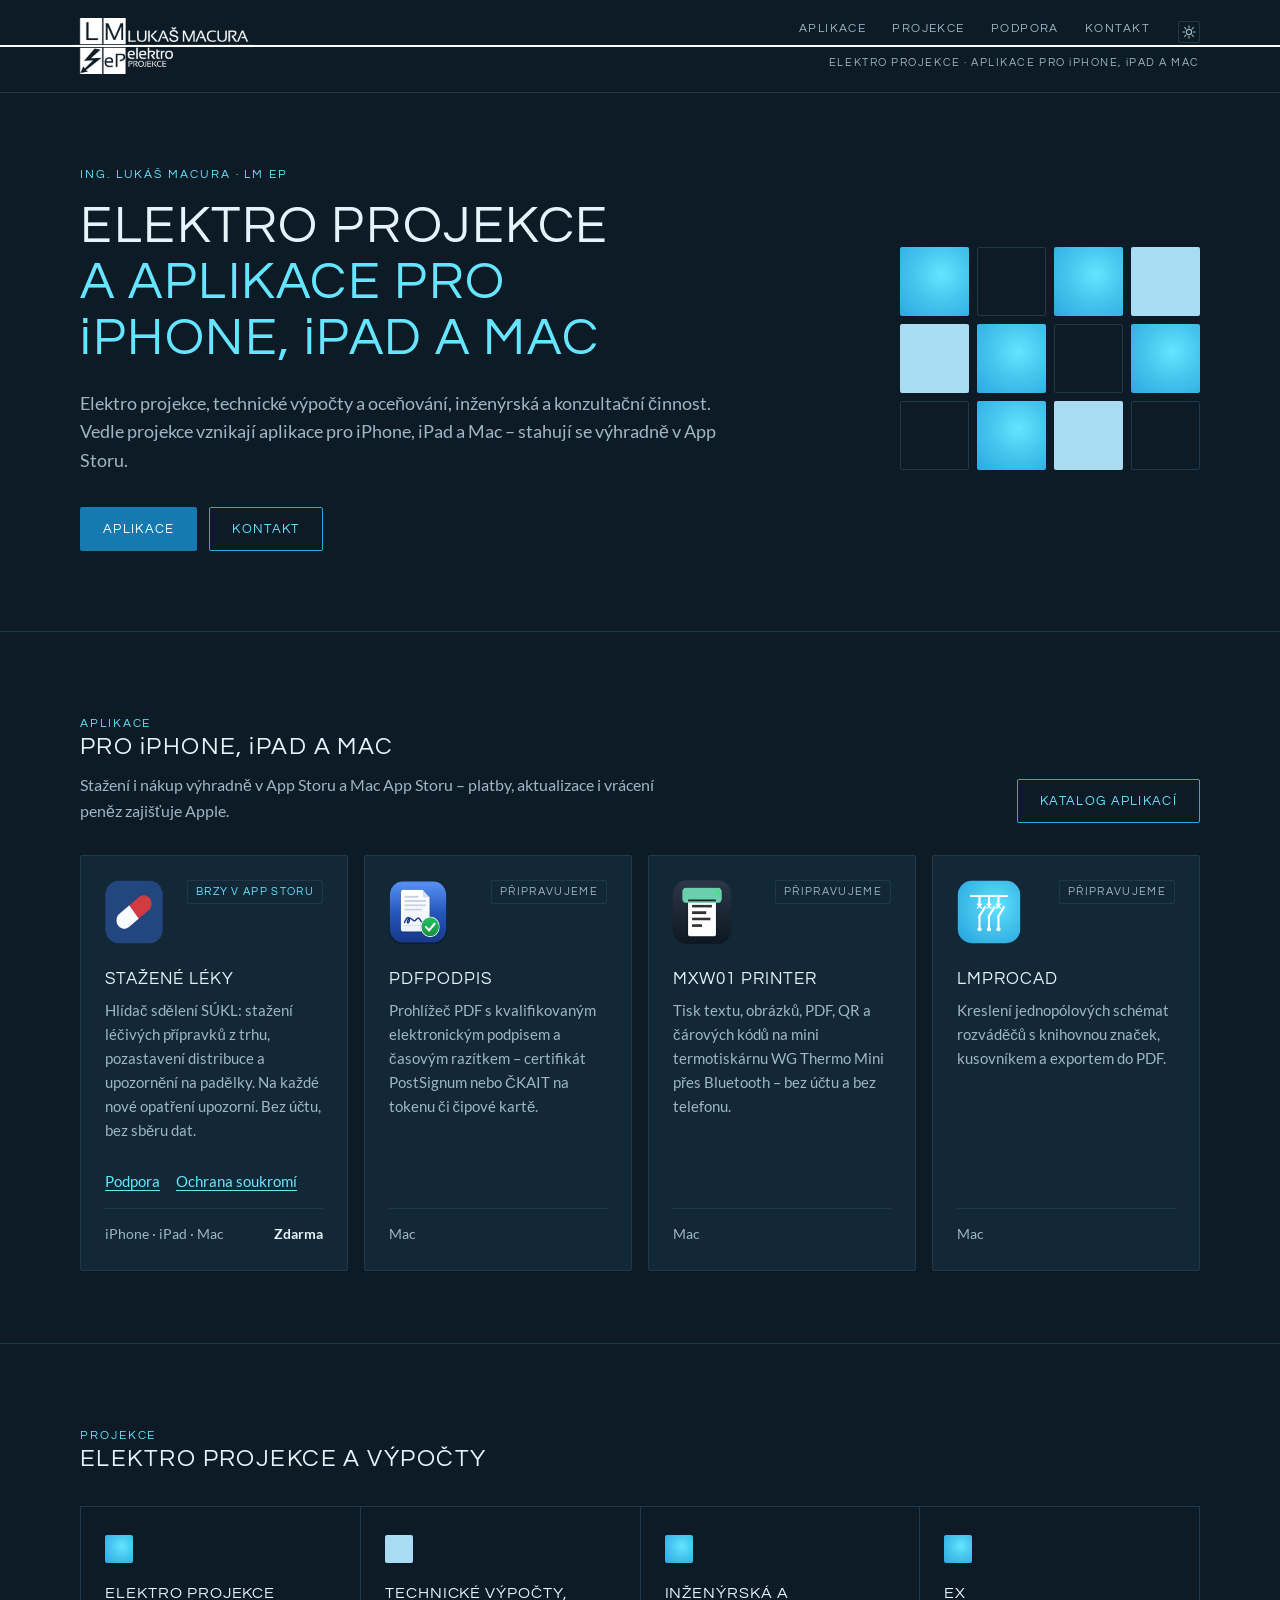
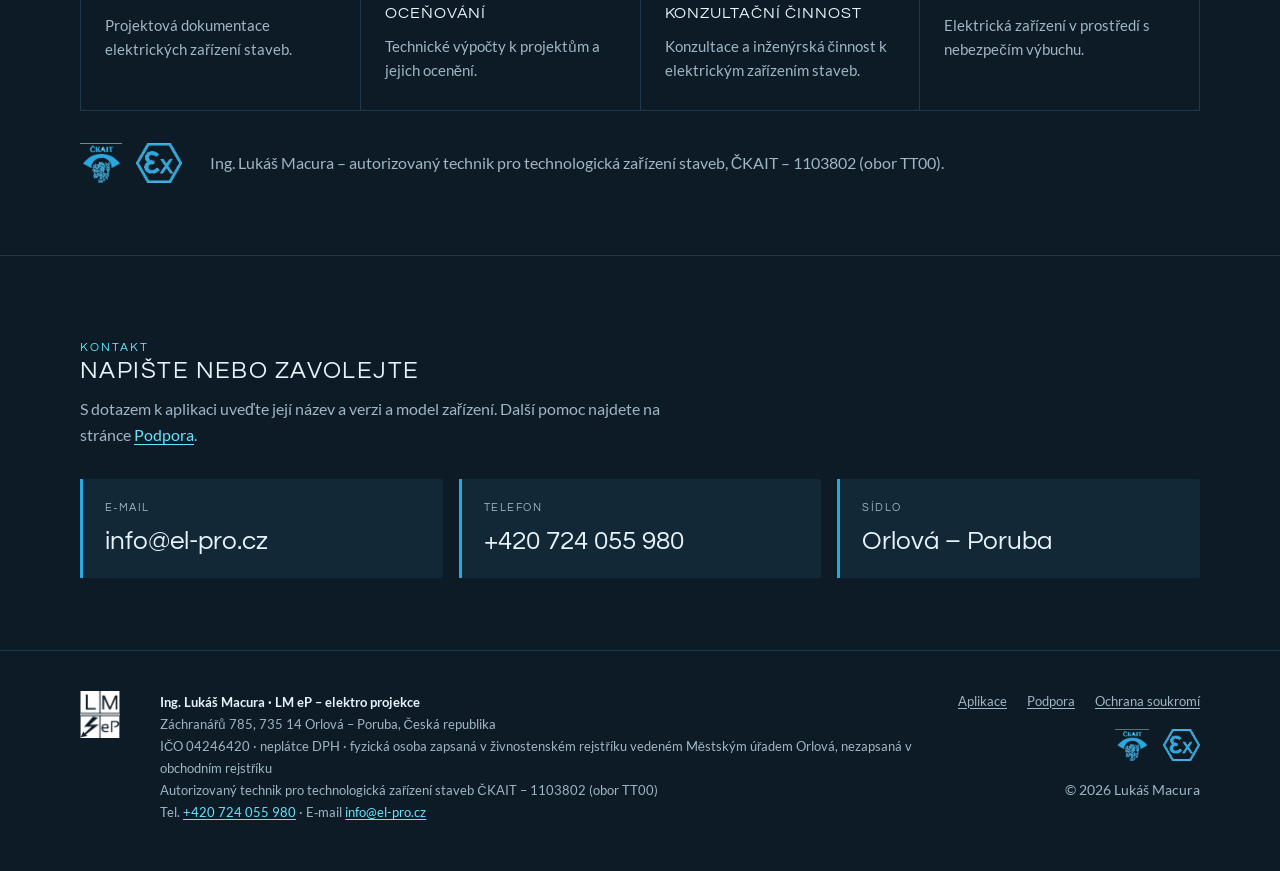
<file: index.html>
<!doctype html>
<html lang="cs" data-theme="dark">
<head>
<meta charset="utf-8">
<meta name="viewport" content="width=device-width, initial-scale=1">
<title>LM eP – elektro projekce · aplikace pro iPhone, iPad a Mac</title>
<meta name="description" content="Ing. Lukáš Macura – elektro projekce, technické výpočty a oceňování, inženýrská a konzultační činnost (ČKAIT TT00, Ex). Aplikace pro iPhone, iPad a Mac v App Storu.">
<!-- @head -->
<meta name="theme-color" content="#0D1B26">
<link rel="icon" href="/favicon.ico" sizes="any">
<link rel="icon" type="image/png" sizes="32x32" href="/assets/img/favicon-32.png">
<link rel="apple-touch-icon" href="/apple-touch-icon.png">
<link rel="manifest" href="/site.webmanifest">
<link rel="preload" href="/assets/fonts/questrial-latin-400-normal.woff2" as="font" type="font/woff2" crossorigin>
<link rel="preload" href="/assets/fonts/lato-latin-400-normal.woff2" as="font" type="font/woff2" crossorigin>
<link rel="stylesheet" href="/assets/css/elpro-fonts.css?v=a601557e">
<link rel="stylesheet" href="/assets/css/elpro-tokens.css?v=a601557e">
<link rel="stylesheet" href="/assets/css/site.css?v=a601557e">
<script>try{var t=localStorage.getItem("elpro-theme");if(t==="light"||t==="dark")document.documentElement.setAttribute("data-theme",t)}catch(e){}</script>
<script src="/assets/js/site.js?v=a601557e" defer></script>
<link rel="canonical" href="https://el-pro.cz/">
<meta property="og:type" content="website">
<meta property="og:locale" content="cs_CZ">
<meta property="og:site_name" content="LM eP – elektro projekce">
<meta property="og:title" content="LM eP – elektro projekce · aplikace pro iPhone, iPad a Mac">
<meta property="og:description" content="Ing. Lukáš Macura – elektro projekce, technické výpočty a oceňování, inženýrská a konzultační činnost (ČKAIT TT00, Ex). Aplikace pro iPhone, iPad a Mac v App Storu.">
<meta property="og:url" content="https://el-pro.cz/">
<meta property="og:image" content="https://el-pro.cz/assets/img/og.png">
<meta property="og:image:width" content="1200">
<meta property="og:image:height" content="630">
<meta name="twitter:card" content="summary_large_image">
<!-- /@head -->
<script type="application/ld+json">
{
  "@context": "https://schema.org",
  "@type": "ProfessionalService",
  "name": "LM eP – elektro projekce",
  "url": "https://el-pro.cz/",
  "logo": "https://el-pro.cz/assets/img/logo/lmep_logo_primary.png",
  "image": "https://el-pro.cz/assets/img/og.png",
  "email": "info@el-pro.cz",
  "telephone": "+420724055980",
  "address": {
    "@type": "PostalAddress",
    "streetAddress": "Záchranářů 785",
    "postalCode": "735 14",
    "addressLocality": "Orlová – Poruba",
    "addressCountry": "CZ"
  },
  "founder": {
    "@type": "Person",
    "name": "Ing. Lukáš Macura",
    "jobTitle": "Autorizovaný technik pro technologická zařízení staveb (ČKAIT 1103802)"
  }
}
</script>
</head>
<body>
<!-- @header -->
<a class="skip" href="#obsah">Přeskočit na obsah</a>
<header class="site-header">
  <div class="wrap site-header__in">
    <a class="brand" href="/" aria-label="LM eP – elektro projekce, úvodní stránka">
      <img class="brand__logo brand__logo--dark" src="/assets/img/logo/lmep_logo_primary_white.png" width="540" height="168" alt="Lukáš Macura – elektro projekce">
      <img class="brand__logo brand__logo--light" src="/assets/img/logo/lmep_logo_primary.png" width="540" height="168" alt="Lukáš Macura – elektro projekce">
    </a>
    <nav class="site-nav" id="hlavni-menu" aria-label="Hlavní navigace">
      <a href="/aplikace/">Aplikace</a>
      <a href="/#projekce">Projekce</a>
      <a href="/podpora/">Podpora</a>
      <a href="/#kontakt">Kontakt</a>
    </nav>
    <div class="site-tools">
      <button class="icon-btn" type="button" data-theme-toggle aria-label="Přepnout vzhled">
        <svg class="i-sun" viewBox="0 0 16 16" aria-hidden="true"><circle cx="8" cy="8" r="3" fill="none" stroke="currentColor" stroke-width="1.3"/><path d="M8 1v2M8 13v2M1 8h2M13 8h2M3.05 3.05l1.4 1.4M11.55 11.55l1.4 1.4M3.05 12.95l1.4-1.4M11.55 4.45l1.4-1.4" stroke="currentColor" stroke-width="1.3" stroke-linecap="round"/></svg>
        <svg class="i-moon" viewBox="0 0 16 16" aria-hidden="true"><path d="M13.5 9.6A5.8 5.8 0 0 1 6.4 2.5a5.8 5.8 0 1 0 7.1 7.1Z" fill="none" stroke="currentColor" stroke-width="1.3" stroke-linejoin="round"/></svg>
      </button>
      <button class="menu-toggle" type="button" data-menu-toggle aria-expanded="false" aria-controls="hlavni-menu">Menu</button>
    </div>
    <p class="site-claim">Elektro projekce · Aplikace pro <span class="ap">iPHONE</span>, <span class="ap">iPAD</span> a Mac</p>
  </div>
</header>
<!-- /@header -->

<main id="obsah">
  <section class="hero">
    <div class="wrap hero__grid">
      <div>
        <p class="eyebrow">Ing. Lukáš Macura · LM eP</p>
        <h1>Elektro projekce <span class="l2">a aplikace pro <span class="ap">iPHONE</span>, <span class="ap">iPAD</span> a Mac</span></h1>
        <p class="lead">Elektro projekce, technické výpočty a oceňování, inženýrská a konzultační činnost. Vedle projekce vznikají aplikace pro iPhone, iPad a Mac – stahují se výhradně v App Storu.</p>
        <div class="actions">
          <a class="btn btn--primary" href="/aplikace/">Aplikace</a>
          <a class="btn btn--secondary" href="#kontakt">Kontakt</a>
        </div>
      </div>
      <div class="tiles" aria-hidden="true">
        <span class="t-g"></span><span class="t-o"></span><span class="t-g"></span><span class="t-f"></span>
        <span class="t-f"></span><span class="t-g"></span><span class="t-o"></span><span class="t-g"></span>
        <span class="t-o"></span><span class="t-g"></span><span class="t-f"></span><span class="t-o"></span>
      </div>
    </div>
  </section>

  <section class="section" id="aplikace" aria-labelledby="aplikace-nadpis">
    <div class="wrap">
      <div class="section__head">
        <div>
          <p class="eyebrow">Aplikace</p>
          <h2 id="aplikace-nadpis">Pro <span class="ap">iPHONE</span>, <span class="ap">iPAD</span> a Mac</h2>
          <p class="muted">Stažení i nákup výhradně v App Storu a Mac App Storu – platby, aktualizace i vrácení peněz zajišťuje Apple.</p>
        </div>
        <a class="btn btn--secondary" href="/aplikace/">Katalog aplikací</a>
      </div>
<!-- @apps -->
<ul class="apps">
  <li>
    <article class="app-card">
      <div class="app-card__top"><picture><source srcset="/assets/img/apps/stazene-leky.webp" type="image/webp"><img class="app-card__icon" src="/assets/img/apps/stazene-leky.png" width="256" height="256" alt="Ikona aplikace Stažené léky" loading="lazy"></picture><span class="chip">Brzy v App Storu</span></div>
      <h3>Stažené léky</h3>
      <p>Hlídač sdělení SÚKL: stažení léčivých přípravků z trhu, pozastavení distribuce a upozornění na padělky. Na každé nové opatření upozorní. Bez účtu, bez sběru dat.</p>
      <p class="app-card__links"><a href="/stazeneleky/podpora.html">Podpora</a><a href="/stazeneleky/soukromi.html">Ochrana soukromí</a></p>
      <div class="app-card__foot"><span class="platforms">iPhone · iPad · Mac</span><span class="price">Zdarma</span></div>
    </article>
  </li>
  <li>
    <article class="app-card">
      <div class="app-card__top"><picture><source srcset="/assets/img/apps/pdfpodpis.webp" type="image/webp"><img class="app-card__icon" src="/assets/img/apps/pdfpodpis.png" width="256" height="256" alt="Ikona aplikace PDFPodpis" loading="lazy"></picture><span class="chip chip--muted">Připravujeme</span></div>
      <h3>PDFPodpis</h3>
      <p>Prohlížeč PDF s kvalifikovaným elektronickým podpisem a časovým razítkem – certifikát PostSignum nebo ČKAIT na tokenu či čipové kartě.</p>
      <div class="app-card__foot"><span class="platforms">Mac</span></div>
    </article>
  </li>
  <li>
    <article class="app-card">
      <div class="app-card__top"><picture><source srcset="/assets/img/apps/mxw01-printer.webp" type="image/webp"><img class="app-card__icon" src="/assets/img/apps/mxw01-printer.png" width="256" height="256" alt="Ikona aplikace MXW01 Printer" loading="lazy"></picture><span class="chip chip--muted">Připravujeme</span></div>
      <h3>MXW01 Printer</h3>
      <p>Tisk textu, obrázků, PDF, QR a čárových kódů na mini termotiskárnu WG Thermo Mini přes Bluetooth – bez účtu a bez telefonu.</p>
      <div class="app-card__foot"><span class="platforms">Mac</span></div>
    </article>
  </li>
  <li>
    <article class="app-card">
      <div class="app-card__top"><img class="app-card__icon" src="/assets/img/apps/lmprocad.svg" width="256" height="256" alt="Ikona aplikace LMproCAD" loading="lazy"><span class="chip chip--muted">Připravujeme</span></div>
      <h3>LMproCAD</h3>
      <p>Kreslení jednopólových schémat rozváděčů s knihovnou značek, kusovníkem a exportem do PDF.</p>
      <div class="app-card__foot"><span class="platforms">Mac</span></div>
    </article>
  </li>
</ul>
<!-- /@apps -->
    </div>
  </section>

  <section class="section" id="projekce" aria-labelledby="projekce-nadpis">
    <div class="wrap">
      <div class="section__head">
        <div>
          <p class="eyebrow">Projekce</p>
          <h2 id="projekce-nadpis">Elektro projekce a výpočty</h2>
        </div>
      </div>
      <div class="services">
        <div class="service">
          <div class="service__tile"></div>
          <h3>Elektro projekce</h3>
          <p>Projektová dokumentace elektrických zařízení staveb.</p>
        </div>
        <div class="service">
          <div class="service__tile service__tile--flat"></div>
          <h3>Technické výpočty, oceňování</h3>
          <p>Technické výpočty k projektům a jejich ocenění.</p>
        </div>
        <div class="service">
          <div class="service__tile"></div>
          <h3>Inženýrská a konzultační činnost</h3>
          <p>Konzultace a inženýrská činnost k elektrickým zařízením staveb.</p>
        </div>
        <div class="service">
          <div class="service__tile"></div>
          <h3>Ex</h3>
          <p>Elektrická zařízení v prostředí s nebezpečím výbuchu.</p>
        </div>
      </div>
      <div class="auth">
        <div class="badges">
          <img src="/assets/img/logo/badge_ckait.png" width="101" height="96" alt="ČKAIT" loading="lazy">
          <img src="/assets/img/logo/badge_ex.png" width="111" height="96" alt="Ex" loading="lazy">
        </div>
        <p>Ing. Lukáš Macura – autorizovaný technik pro technologická zařízení staveb, ČKAIT – 1103802 (obor TT00).</p>
      </div>
    </div>
  </section>

  <section class="section" id="kontakt" aria-labelledby="kontakt-nadpis">
    <div class="wrap">
      <div class="section__head">
        <div>
          <p class="eyebrow">Kontakt</p>
          <h2 id="kontakt-nadpis">Napište nebo zavolejte</h2>
          <p class="muted">S dotazem k aplikaci uveďte její název a verzi a model zařízení. Další pomoc najdete na stránce <a href="/podpora/">Podpora</a>.</p>
        </div>
      </div>
      <div class="kpis">
        <div class="kpi"><span class="kpi__label">E‑mail</span><span class="kpi__value"><a href="mailto:info@el-pro.cz">info@el-pro.cz</a></span></div>
        <div class="kpi"><span class="kpi__label">Telefon</span><span class="kpi__value"><a href="tel:+420724055980">+420 724 055 980</a></span></div>
        <div class="kpi"><span class="kpi__label">Sídlo</span><span class="kpi__value">Orlová – Poruba</span></div>
      </div>
    </div>
  </section>
</main>

<!-- @footer -->
<footer class="site-footer">
  <div class="wrap site-footer__grid">
    <div>
      <img class="site-footer__symbol site-footer__symbol--dark" src="/assets/img/logo/lmep_symbol_white.png" width="161" height="192" alt="" loading="lazy">
      <img class="site-footer__symbol site-footer__symbol--light" src="/assets/img/logo/lmep_symbol.png" width="161" height="192" alt="" loading="lazy">
    </div>
    <address>
      <strong>Ing. Lukáš Macura · LM eP – elektro projekce</strong><br>
      Záchranářů 785, 735 14 Orlová – Poruba, Česká republika<br>
      IČO 04246420 · neplátce DPH · fyzická osoba zapsaná v živnostenském rejstříku vedeném Městským úřadem Orlová, nezapsaná v obchodním rejstříku<br>
      Autorizovaný technik pro technologická zařízení staveb ČKAIT – 1103802 (obor TT00)<br>
      Tel. <a href="tel:+420724055980">+420 724 055 980</a> · E‑mail <a href="mailto:info@el-pro.cz">info@el-pro.cz</a>
    </address>
    <div class="site-footer__right">
      <nav aria-label="Odkazy v patičce">
        <a href="/aplikace/">Aplikace</a>
        <a href="/podpora/">Podpora</a>
        <a href="/soukromi/">Ochrana soukromí</a>
      </nav>
      <div class="badges">
        <img src="/assets/img/logo/badge_ckait.png" width="101" height="96" alt="ČKAIT" loading="lazy">
        <img src="/assets/img/logo/badge_ex.png" width="111" height="96" alt="Ex" loading="lazy">
      </div>
      <p class="small" style="margin:0">© 2026 Lukáš Macura</p>
    </div>
  </div>
</footer>
<!-- /@footer -->
</body>
</html>
</file>
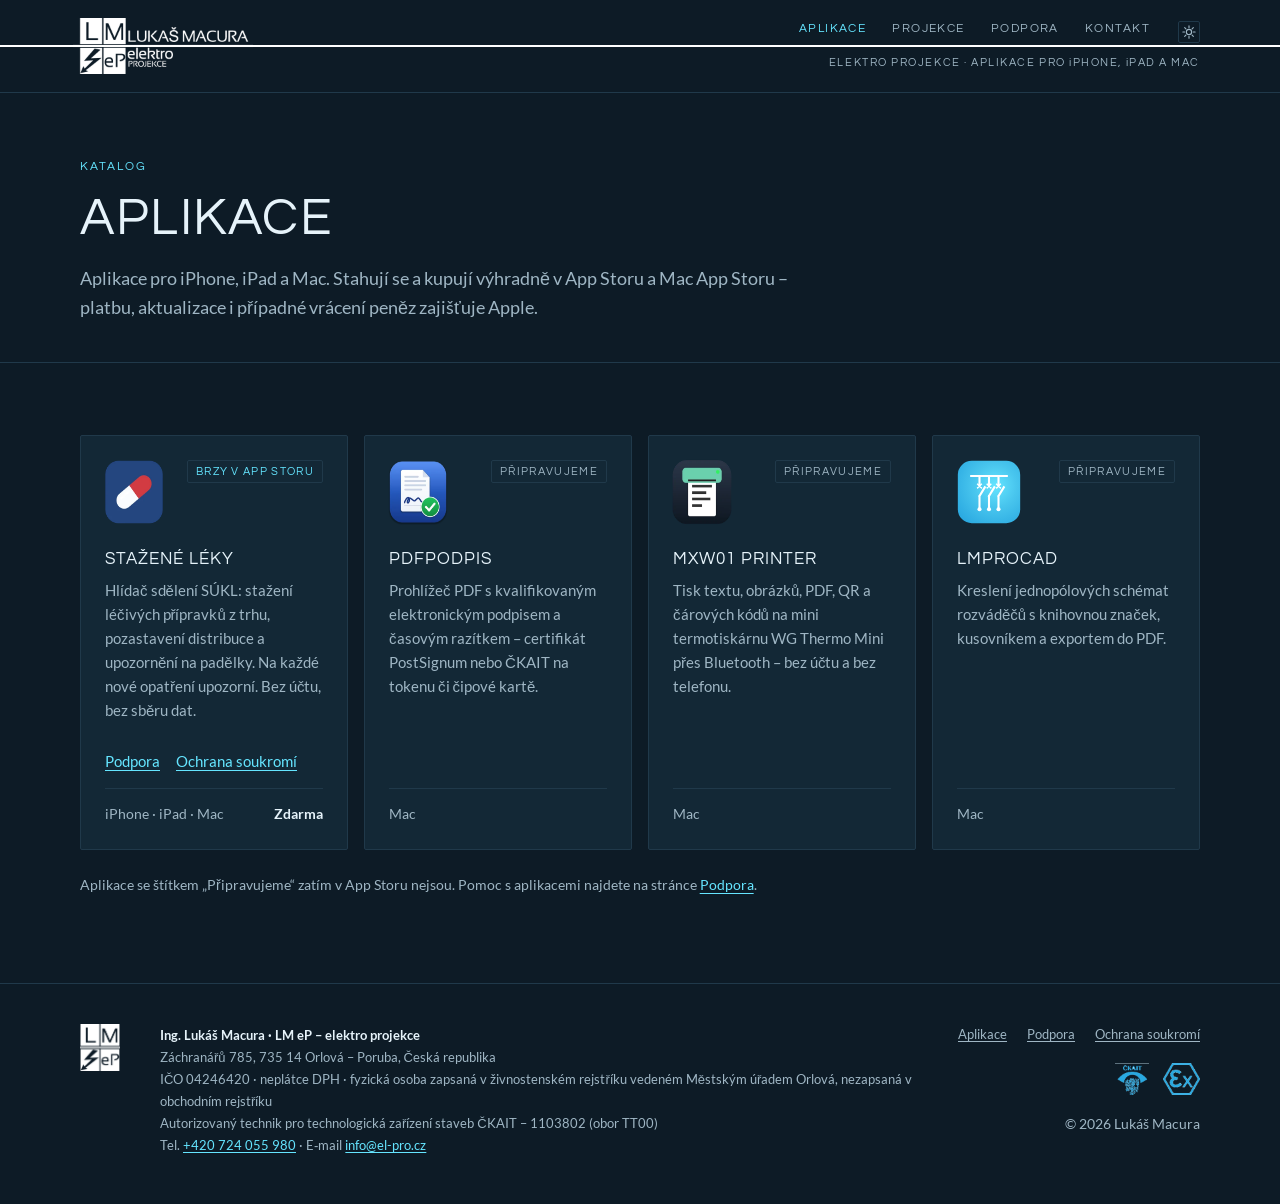
<file: aplikace/index.html>
<!doctype html>
<html lang="cs" data-theme="dark">
<head>
<meta charset="utf-8">
<meta name="viewport" content="width=device-width, initial-scale=1">
<title>Aplikace pro iPhone, iPad a Mac – LM eP</title>
<meta name="description" content="Aplikace Lukáše Macury pro iPhone, iPad a Mac: Stažené léky, PDFPodpis, MXW01 Printer a LMproCAD. Stažení a nákup výhradně v App Storu.">
<!-- @head -->
<meta name="theme-color" content="#0D1B26">
<link rel="icon" href="/favicon.ico" sizes="any">
<link rel="icon" type="image/png" sizes="32x32" href="/assets/img/favicon-32.png">
<link rel="apple-touch-icon" href="/apple-touch-icon.png">
<link rel="manifest" href="/site.webmanifest">
<link rel="preload" href="/assets/fonts/questrial-latin-400-normal.woff2" as="font" type="font/woff2" crossorigin>
<link rel="preload" href="/assets/fonts/lato-latin-400-normal.woff2" as="font" type="font/woff2" crossorigin>
<link rel="stylesheet" href="/assets/css/elpro-fonts.css?v=a601557e">
<link rel="stylesheet" href="/assets/css/elpro-tokens.css?v=a601557e">
<link rel="stylesheet" href="/assets/css/site.css?v=a601557e">
<script>try{var t=localStorage.getItem("elpro-theme");if(t==="light"||t==="dark")document.documentElement.setAttribute("data-theme",t)}catch(e){}</script>
<script src="/assets/js/site.js?v=a601557e" defer></script>
<link rel="canonical" href="https://el-pro.cz/aplikace/">
<meta property="og:type" content="website">
<meta property="og:locale" content="cs_CZ">
<meta property="og:site_name" content="LM eP – elektro projekce">
<meta property="og:title" content="Aplikace pro iPhone, iPad a Mac – LM eP">
<meta property="og:description" content="Aplikace Lukáše Macury pro iPhone, iPad a Mac: Stažené léky, PDFPodpis, MXW01 Printer a LMproCAD. Stažení a nákup výhradně v App Storu.">
<meta property="og:url" content="https://el-pro.cz/aplikace/">
<meta property="og:image" content="https://el-pro.cz/assets/img/og.png">
<meta property="og:image:width" content="1200">
<meta property="og:image:height" content="630">
<meta name="twitter:card" content="summary_large_image">
<!-- /@head -->
</head>
<body>
<!-- @header -->
<a class="skip" href="#obsah">Přeskočit na obsah</a>
<header class="site-header">
  <div class="wrap site-header__in">
    <a class="brand" href="/" aria-label="LM eP – elektro projekce, úvodní stránka">
      <img class="brand__logo brand__logo--dark" src="/assets/img/logo/lmep_logo_primary_white.png" width="540" height="168" alt="Lukáš Macura – elektro projekce">
      <img class="brand__logo brand__logo--light" src="/assets/img/logo/lmep_logo_primary.png" width="540" height="168" alt="Lukáš Macura – elektro projekce">
    </a>
    <nav class="site-nav" id="hlavni-menu" aria-label="Hlavní navigace">
      <a href="/aplikace/" aria-current="page">Aplikace</a>
      <a href="/#projekce">Projekce</a>
      <a href="/podpora/">Podpora</a>
      <a href="/#kontakt">Kontakt</a>
    </nav>
    <div class="site-tools">
      <button class="icon-btn" type="button" data-theme-toggle aria-label="Přepnout vzhled">
        <svg class="i-sun" viewBox="0 0 16 16" aria-hidden="true"><circle cx="8" cy="8" r="3" fill="none" stroke="currentColor" stroke-width="1.3"/><path d="M8 1v2M8 13v2M1 8h2M13 8h2M3.05 3.05l1.4 1.4M11.55 11.55l1.4 1.4M3.05 12.95l1.4-1.4M11.55 4.45l1.4-1.4" stroke="currentColor" stroke-width="1.3" stroke-linecap="round"/></svg>
        <svg class="i-moon" viewBox="0 0 16 16" aria-hidden="true"><path d="M13.5 9.6A5.8 5.8 0 0 1 6.4 2.5a5.8 5.8 0 1 0 7.1 7.1Z" fill="none" stroke="currentColor" stroke-width="1.3" stroke-linejoin="round"/></svg>
      </button>
      <button class="menu-toggle" type="button" data-menu-toggle aria-expanded="false" aria-controls="hlavni-menu">Menu</button>
    </div>
    <p class="site-claim">Elektro projekce · Aplikace pro <span class="ap">iPHONE</span>, <span class="ap">iPAD</span> a Mac</p>
  </div>
</header>
<!-- /@header -->

<main id="obsah">
  <section class="page-head">
    <div class="wrap">
      <p class="eyebrow">Katalog</p>
      <h1>Aplikace</h1>
      <p class="lead">Aplikace pro iPhone, iPad a Mac. Stahují se a kupují výhradně v App Storu a Mac App Storu – platbu, aktualizace i případné vrácení peněz zajišťuje Apple.</p>
    </div>
  </section>

  <section class="section" aria-labelledby="seznam-nadpis">
    <div class="wrap">
      <h2 class="sr-only" id="seznam-nadpis">Seznam aplikací</h2>
<!-- @apps -->
<ul class="apps">
  <li>
    <article class="app-card">
      <div class="app-card__top"><picture><source srcset="/assets/img/apps/stazene-leky.webp" type="image/webp"><img class="app-card__icon" src="/assets/img/apps/stazene-leky.png" width="256" height="256" alt="Ikona aplikace Stažené léky" loading="lazy"></picture><span class="chip">Brzy v App Storu</span></div>
      <h3>Stažené léky</h3>
      <p>Hlídač sdělení SÚKL: stažení léčivých přípravků z trhu, pozastavení distribuce a upozornění na padělky. Na každé nové opatření upozorní. Bez účtu, bez sběru dat.</p>
      <p class="app-card__links"><a href="/stazeneleky/podpora.html">Podpora</a><a href="/stazeneleky/soukromi.html">Ochrana soukromí</a></p>
      <div class="app-card__foot"><span class="platforms">iPhone · iPad · Mac</span><span class="price">Zdarma</span></div>
    </article>
  </li>
  <li>
    <article class="app-card">
      <div class="app-card__top"><picture><source srcset="/assets/img/apps/pdfpodpis.webp" type="image/webp"><img class="app-card__icon" src="/assets/img/apps/pdfpodpis.png" width="256" height="256" alt="Ikona aplikace PDFPodpis" loading="lazy"></picture><span class="chip chip--muted">Připravujeme</span></div>
      <h3>PDFPodpis</h3>
      <p>Prohlížeč PDF s kvalifikovaným elektronickým podpisem a časovým razítkem – certifikát PostSignum nebo ČKAIT na tokenu či čipové kartě.</p>
      <div class="app-card__foot"><span class="platforms">Mac</span></div>
    </article>
  </li>
  <li>
    <article class="app-card">
      <div class="app-card__top"><picture><source srcset="/assets/img/apps/mxw01-printer.webp" type="image/webp"><img class="app-card__icon" src="/assets/img/apps/mxw01-printer.png" width="256" height="256" alt="Ikona aplikace MXW01 Printer" loading="lazy"></picture><span class="chip chip--muted">Připravujeme</span></div>
      <h3>MXW01 Printer</h3>
      <p>Tisk textu, obrázků, PDF, QR a čárových kódů na mini termotiskárnu WG Thermo Mini přes Bluetooth – bez účtu a bez telefonu.</p>
      <div class="app-card__foot"><span class="platforms">Mac</span></div>
    </article>
  </li>
  <li>
    <article class="app-card">
      <div class="app-card__top"><img class="app-card__icon" src="/assets/img/apps/lmprocad.svg" width="256" height="256" alt="Ikona aplikace LMproCAD" loading="lazy"><span class="chip chip--muted">Připravujeme</span></div>
      <h3>LMproCAD</h3>
      <p>Kreslení jednopólových schémat rozváděčů s knihovnou značek, kusovníkem a exportem do PDF.</p>
      <div class="app-card__foot"><span class="platforms">Mac</span></div>
    </article>
  </li>
</ul>
<!-- /@apps -->
      <p class="muted small" style="margin-top:24px">Aplikace se štítkem „Připravujeme“ zatím v App Storu nejsou. Pomoc s aplikacemi najdete na stránce <a href="/podpora/">Podpora</a>.</p>
    </div>
  </section>
</main>

<!-- @footer -->
<footer class="site-footer">
  <div class="wrap site-footer__grid">
    <div>
      <img class="site-footer__symbol site-footer__symbol--dark" src="/assets/img/logo/lmep_symbol_white.png" width="161" height="192" alt="" loading="lazy">
      <img class="site-footer__symbol site-footer__symbol--light" src="/assets/img/logo/lmep_symbol.png" width="161" height="192" alt="" loading="lazy">
    </div>
    <address>
      <strong>Ing. Lukáš Macura · LM eP – elektro projekce</strong><br>
      Záchranářů 785, 735 14 Orlová – Poruba, Česká republika<br>
      IČO 04246420 · neplátce DPH · fyzická osoba zapsaná v živnostenském rejstříku vedeném Městským úřadem Orlová, nezapsaná v obchodním rejstříku<br>
      Autorizovaný technik pro technologická zařízení staveb ČKAIT – 1103802 (obor TT00)<br>
      Tel. <a href="tel:+420724055980">+420 724 055 980</a> · E‑mail <a href="mailto:info@el-pro.cz">info@el-pro.cz</a>
    </address>
    <div class="site-footer__right">
      <nav aria-label="Odkazy v patičce">
        <a href="/aplikace/">Aplikace</a>
        <a href="/podpora/">Podpora</a>
        <a href="/soukromi/">Ochrana soukromí</a>
      </nav>
      <div class="badges">
        <img src="/assets/img/logo/badge_ckait.png" width="101" height="96" alt="ČKAIT" loading="lazy">
        <img src="/assets/img/logo/badge_ex.png" width="111" height="96" alt="Ex" loading="lazy">
      </div>
      <p class="small" style="margin:0">© 2026 Lukáš Macura</p>
    </div>
  </div>
</footer>
<!-- /@footer -->
</body>
</html>
</file>
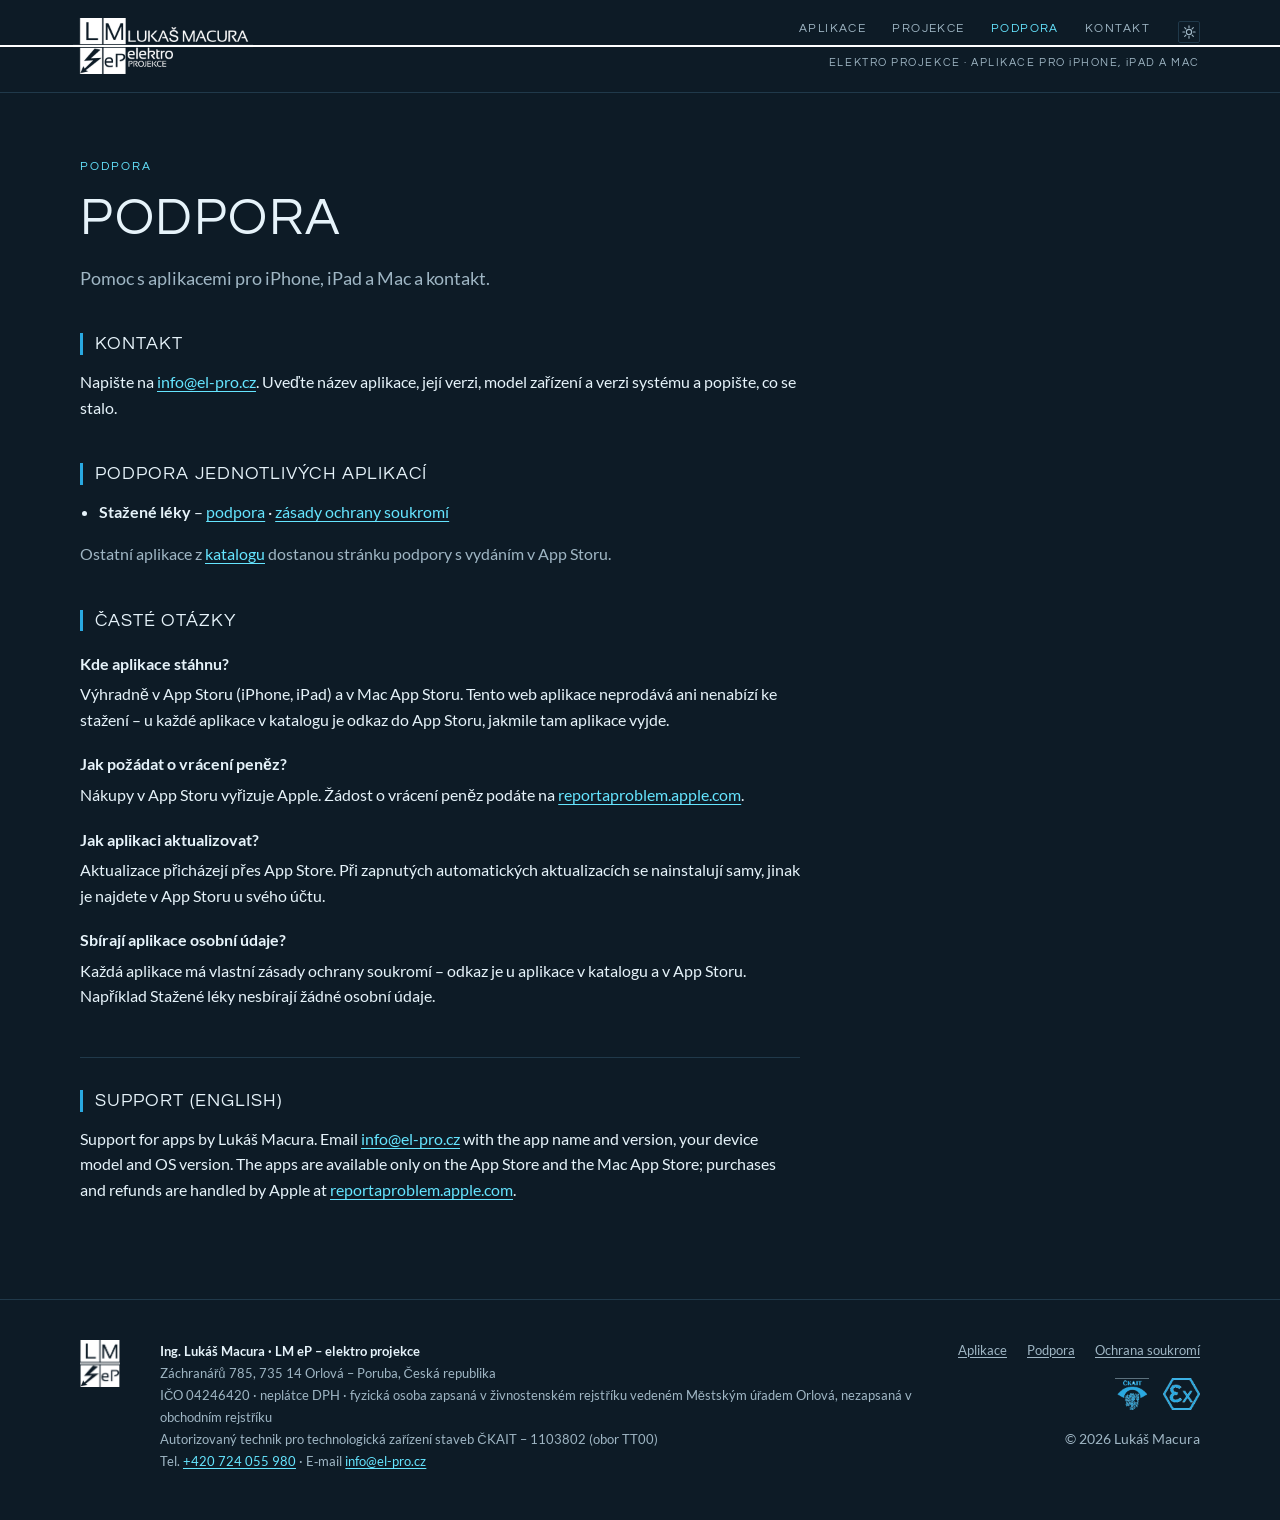
<file: podpora/index.html>
<!doctype html>
<html lang="cs" data-theme="dark">
<head>
<meta charset="utf-8">
<meta name="viewport" content="width=device-width, initial-scale=1">
<title>Podpora – LM eP</title>
<meta name="description" content="Podpora aplikací Lukáše Macury pro iPhone, iPad a Mac: kontakt, časté otázky a odkazy na podporu jednotlivých aplikací.">
<!-- @head -->
<meta name="theme-color" content="#0D1B26">
<link rel="icon" href="/favicon.ico" sizes="any">
<link rel="icon" type="image/png" sizes="32x32" href="/assets/img/favicon-32.png">
<link rel="apple-touch-icon" href="/apple-touch-icon.png">
<link rel="manifest" href="/site.webmanifest">
<link rel="preload" href="/assets/fonts/questrial-latin-400-normal.woff2" as="font" type="font/woff2" crossorigin>
<link rel="preload" href="/assets/fonts/lato-latin-400-normal.woff2" as="font" type="font/woff2" crossorigin>
<link rel="stylesheet" href="/assets/css/elpro-fonts.css?v=a601557e">
<link rel="stylesheet" href="/assets/css/elpro-tokens.css?v=a601557e">
<link rel="stylesheet" href="/assets/css/site.css?v=a601557e">
<script>try{var t=localStorage.getItem("elpro-theme");if(t==="light"||t==="dark")document.documentElement.setAttribute("data-theme",t)}catch(e){}</script>
<script src="/assets/js/site.js?v=a601557e" defer></script>
<link rel="canonical" href="https://el-pro.cz/podpora/">
<meta property="og:type" content="website">
<meta property="og:locale" content="cs_CZ">
<meta property="og:site_name" content="LM eP – elektro projekce">
<meta property="og:title" content="Podpora – LM eP">
<meta property="og:description" content="Podpora aplikací Lukáše Macury pro iPhone, iPad a Mac: kontakt, časté otázky a odkazy na podporu jednotlivých aplikací.">
<meta property="og:url" content="https://el-pro.cz/podpora/">
<meta property="og:image" content="https://el-pro.cz/assets/img/og.png">
<meta property="og:image:width" content="1200">
<meta property="og:image:height" content="630">
<meta name="twitter:card" content="summary_large_image">
<!-- /@head -->
</head>
<body>
<!-- @header -->
<a class="skip" href="#obsah">Přeskočit na obsah</a>
<header class="site-header">
  <div class="wrap site-header__in">
    <a class="brand" href="/" aria-label="LM eP – elektro projekce, úvodní stránka">
      <img class="brand__logo brand__logo--dark" src="/assets/img/logo/lmep_logo_primary_white.png" width="540" height="168" alt="Lukáš Macura – elektro projekce">
      <img class="brand__logo brand__logo--light" src="/assets/img/logo/lmep_logo_primary.png" width="540" height="168" alt="Lukáš Macura – elektro projekce">
    </a>
    <nav class="site-nav" id="hlavni-menu" aria-label="Hlavní navigace">
      <a href="/aplikace/">Aplikace</a>
      <a href="/#projekce">Projekce</a>
      <a href="/podpora/" aria-current="page">Podpora</a>
      <a href="/#kontakt">Kontakt</a>
    </nav>
    <div class="site-tools">
      <button class="icon-btn" type="button" data-theme-toggle aria-label="Přepnout vzhled">
        <svg class="i-sun" viewBox="0 0 16 16" aria-hidden="true"><circle cx="8" cy="8" r="3" fill="none" stroke="currentColor" stroke-width="1.3"/><path d="M8 1v2M8 13v2M1 8h2M13 8h2M3.05 3.05l1.4 1.4M11.55 11.55l1.4 1.4M3.05 12.95l1.4-1.4M11.55 4.45l1.4-1.4" stroke="currentColor" stroke-width="1.3" stroke-linecap="round"/></svg>
        <svg class="i-moon" viewBox="0 0 16 16" aria-hidden="true"><path d="M13.5 9.6A5.8 5.8 0 0 1 6.4 2.5a5.8 5.8 0 1 0 7.1 7.1Z" fill="none" stroke="currentColor" stroke-width="1.3" stroke-linejoin="round"/></svg>
      </button>
      <button class="menu-toggle" type="button" data-menu-toggle aria-expanded="false" aria-controls="hlavni-menu">Menu</button>
    </div>
    <p class="site-claim">Elektro projekce · Aplikace pro <span class="ap">iPHONE</span>, <span class="ap">iPAD</span> a Mac</p>
  </div>
</header>
<!-- /@header -->

<main id="obsah">
  <section class="page-head">
    <div class="wrap">
      <p class="eyebrow">Podpora</p>
      <h1>Podpora</h1>
      <p class="lead">Pomoc s aplikacemi pro iPhone, iPad a Mac a kontakt.</p>
    </div>
  </section>

  <div class="wrap">
    <div class="prose">
      <h2>Kontakt</h2>
      <p>Napište na <a href="mailto:info@el-pro.cz">info@el-pro.cz</a>. Uveďte název aplikace, její verzi, model zařízení a verzi systému a popište, co se stalo.</p>

      <h2>Podpora jednotlivých aplikací</h2>
      <ul>
        <li><strong>Stažené léky</strong> – <a href="/stazeneleky/podpora.html">podpora</a> · <a href="/stazeneleky/soukromi.html">zásady ochrany soukromí</a></li>
      </ul>
      <p class="muted">Ostatní aplikace z <a href="/aplikace/">katalogu</a> dostanou stránku podpory s vydáním v App Storu.</p>

      <h2>Časté otázky</h2>
      <dl class="faq">
        <dt>Kde aplikace stáhnu?</dt>
        <dd>Výhradně v App Storu (iPhone, iPad) a v Mac App Storu. Tento web aplikace neprodává ani nenabízí ke stažení – u každé aplikace v katalogu je odkaz do App Storu, jakmile tam aplikace vyjde.</dd>
        <dt>Jak požádat o vrácení peněz?</dt>
        <dd>Nákupy v App Storu vyřizuje Apple. Žádost o vrácení peněz podáte na <a href="https://reportaproblem.apple.com">reportaproblem.apple.com</a>.</dd>
        <dt>Jak aplikaci aktualizovat?</dt>
        <dd>Aktualizace přicházejí přes App Store. Při zapnutých automatických aktualizacích se nainstalují samy, jinak je najdete v App Storu u svého účtu.</dd>
        <dt>Sbírají aplikace osobní údaje?</dt>
        <dd>Každá aplikace má vlastní zásady ochrany soukromí – odkaz je u aplikace v katalogu a v App Storu. Například Stažené léky nesbírají žádné osobní údaje.</dd>
      </dl>

      <div class="lang-en" lang="en">
        <h2>Support (English)</h2>
        <p>Support for apps by Lukáš Macura. Email <a href="mailto:info@el-pro.cz">info@el-pro.cz</a> with the app name and version, your device model and OS version. The apps are available only on the App Store and the Mac App Store; purchases and refunds are handled by Apple at <a href="https://reportaproblem.apple.com">reportaproblem.apple.com</a>.</p>
      </div>
    </div>
  </div>
</main>

<!-- @footer -->
<footer class="site-footer">
  <div class="wrap site-footer__grid">
    <div>
      <img class="site-footer__symbol site-footer__symbol--dark" src="/assets/img/logo/lmep_symbol_white.png" width="161" height="192" alt="" loading="lazy">
      <img class="site-footer__symbol site-footer__symbol--light" src="/assets/img/logo/lmep_symbol.png" width="161" height="192" alt="" loading="lazy">
    </div>
    <address>
      <strong>Ing. Lukáš Macura · LM eP – elektro projekce</strong><br>
      Záchranářů 785, 735 14 Orlová – Poruba, Česká republika<br>
      IČO 04246420 · neplátce DPH · fyzická osoba zapsaná v živnostenském rejstříku vedeném Městským úřadem Orlová, nezapsaná v obchodním rejstříku<br>
      Autorizovaný technik pro technologická zařízení staveb ČKAIT – 1103802 (obor TT00)<br>
      Tel. <a href="tel:+420724055980">+420 724 055 980</a> · E‑mail <a href="mailto:info@el-pro.cz">info@el-pro.cz</a>
    </address>
    <div class="site-footer__right">
      <nav aria-label="Odkazy v patičce">
        <a href="/aplikace/">Aplikace</a>
        <a href="/podpora/">Podpora</a>
        <a href="/soukromi/">Ochrana soukromí</a>
      </nav>
      <div class="badges">
        <img src="/assets/img/logo/badge_ckait.png" width="101" height="96" alt="ČKAIT" loading="lazy">
        <img src="/assets/img/logo/badge_ex.png" width="111" height="96" alt="Ex" loading="lazy">
      </div>
      <p class="small" style="margin:0">© 2026 Lukáš Macura</p>
    </div>
  </div>
</footer>
<!-- /@footer -->
</body>
</html>
</file>
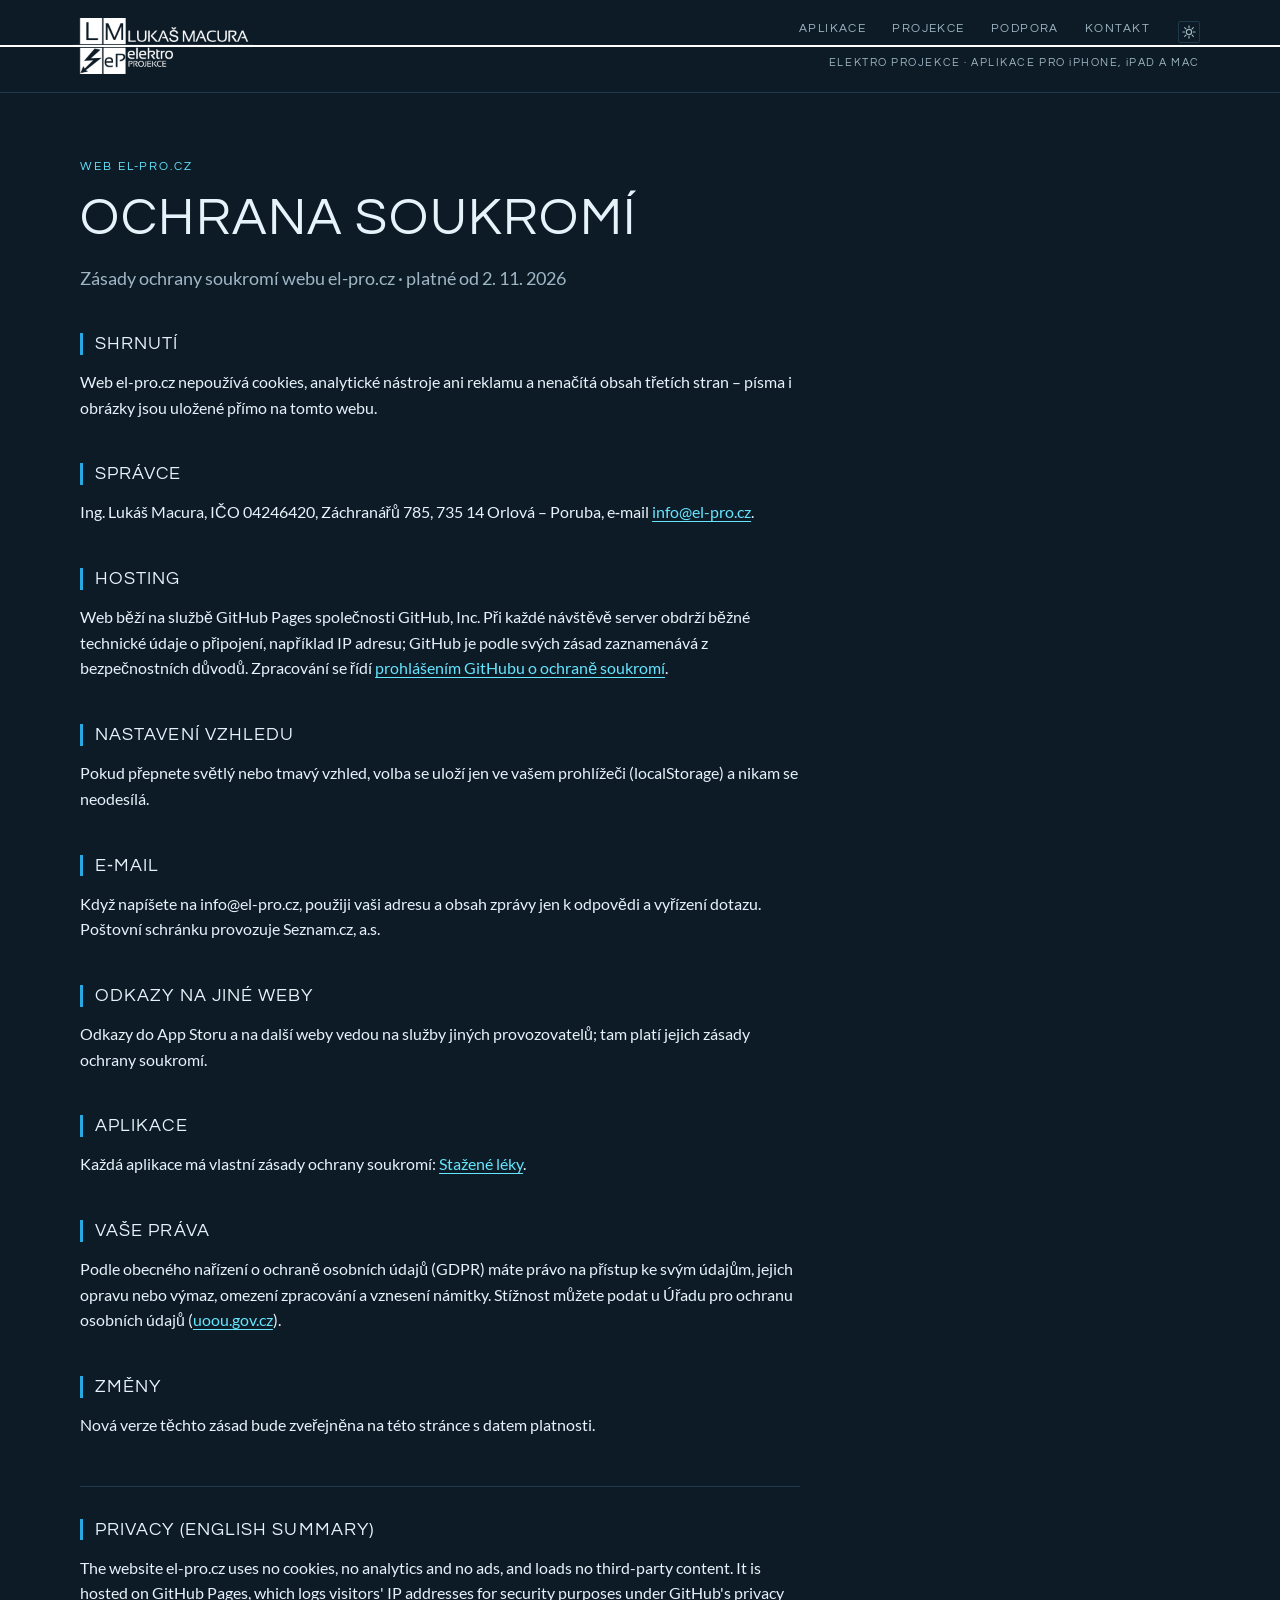
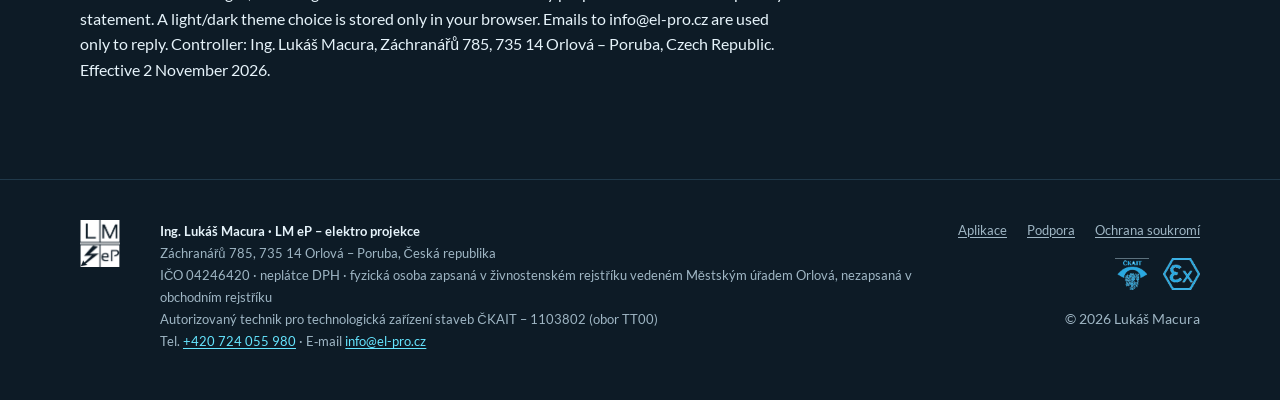
<file: soukromi/index.html>
<!doctype html>
<html lang="cs" data-theme="dark">
<head>
<meta charset="utf-8">
<meta name="viewport" content="width=device-width, initial-scale=1">
<title>Ochrana soukromí – LM eP</title>
<meta name="description" content="Zásady ochrany soukromí webu el-pro.cz: bez cookies, bez analytiky a bez obsahu třetích stran.">
<!-- @head -->
<meta name="theme-color" content="#0D1B26">
<link rel="icon" href="/favicon.ico" sizes="any">
<link rel="icon" type="image/png" sizes="32x32" href="/assets/img/favicon-32.png">
<link rel="apple-touch-icon" href="/apple-touch-icon.png">
<link rel="manifest" href="/site.webmanifest">
<link rel="preload" href="/assets/fonts/questrial-latin-400-normal.woff2" as="font" type="font/woff2" crossorigin>
<link rel="preload" href="/assets/fonts/lato-latin-400-normal.woff2" as="font" type="font/woff2" crossorigin>
<link rel="stylesheet" href="/assets/css/elpro-fonts.css?v=a601557e">
<link rel="stylesheet" href="/assets/css/elpro-tokens.css?v=a601557e">
<link rel="stylesheet" href="/assets/css/site.css?v=a601557e">
<script>try{var t=localStorage.getItem("elpro-theme");if(t==="light"||t==="dark")document.documentElement.setAttribute("data-theme",t)}catch(e){}</script>
<script src="/assets/js/site.js?v=a601557e" defer></script>
<link rel="canonical" href="https://el-pro.cz/soukromi/">
<meta property="og:type" content="website">
<meta property="og:locale" content="cs_CZ">
<meta property="og:site_name" content="LM eP – elektro projekce">
<meta property="og:title" content="Ochrana soukromí – LM eP">
<meta property="og:description" content="Zásady ochrany soukromí webu el-pro.cz: bez cookies, bez analytiky a bez obsahu třetích stran.">
<meta property="og:url" content="https://el-pro.cz/soukromi/">
<meta property="og:image" content="https://el-pro.cz/assets/img/og.png">
<meta property="og:image:width" content="1200">
<meta property="og:image:height" content="630">
<meta name="twitter:card" content="summary_large_image">
<!-- /@head -->
</head>
<body>
<!-- @header -->
<a class="skip" href="#obsah">Přeskočit na obsah</a>
<header class="site-header">
  <div class="wrap site-header__in">
    <a class="brand" href="/" aria-label="LM eP – elektro projekce, úvodní stránka">
      <img class="brand__logo brand__logo--dark" src="/assets/img/logo/lmep_logo_primary_white.png" width="540" height="168" alt="Lukáš Macura – elektro projekce">
      <img class="brand__logo brand__logo--light" src="/assets/img/logo/lmep_logo_primary.png" width="540" height="168" alt="Lukáš Macura – elektro projekce">
    </a>
    <nav class="site-nav" id="hlavni-menu" aria-label="Hlavní navigace">
      <a href="/aplikace/">Aplikace</a>
      <a href="/#projekce">Projekce</a>
      <a href="/podpora/">Podpora</a>
      <a href="/#kontakt">Kontakt</a>
    </nav>
    <div class="site-tools">
      <button class="icon-btn" type="button" data-theme-toggle aria-label="Přepnout vzhled">
        <svg class="i-sun" viewBox="0 0 16 16" aria-hidden="true"><circle cx="8" cy="8" r="3" fill="none" stroke="currentColor" stroke-width="1.3"/><path d="M8 1v2M8 13v2M1 8h2M13 8h2M3.05 3.05l1.4 1.4M11.55 11.55l1.4 1.4M3.05 12.95l1.4-1.4M11.55 4.45l1.4-1.4" stroke="currentColor" stroke-width="1.3" stroke-linecap="round"/></svg>
        <svg class="i-moon" viewBox="0 0 16 16" aria-hidden="true"><path d="M13.5 9.6A5.8 5.8 0 0 1 6.4 2.5a5.8 5.8 0 1 0 7.1 7.1Z" fill="none" stroke="currentColor" stroke-width="1.3" stroke-linejoin="round"/></svg>
      </button>
      <button class="menu-toggle" type="button" data-menu-toggle aria-expanded="false" aria-controls="hlavni-menu">Menu</button>
    </div>
    <p class="site-claim">Elektro projekce · Aplikace pro <span class="ap">iPHONE</span>, <span class="ap">iPAD</span> a Mac</p>
  </div>
</header>
<!-- /@header -->

<main id="obsah">
  <section class="page-head">
    <div class="wrap">
      <p class="eyebrow">Web el-pro.cz</p>
      <h1>Ochrana soukromí</h1>
      <p class="lead">Zásady ochrany soukromí webu el-pro.cz · platné od 2. 11. 2026</p>
    </div>
  </section>

  <div class="wrap">
    <div class="prose">
      <h2>Shrnutí</h2>
      <p>Web el-pro.cz nepoužívá cookies, analytické nástroje ani reklamu a nenačítá obsah třetích stran – písma i obrázky jsou uložené přímo na tomto webu.</p>

      <h2>Správce</h2>
      <p>Ing. Lukáš Macura, IČO 04246420, Záchranářů 785, 735 14 Orlová – Poruba, e‑mail <a href="mailto:info@el-pro.cz">info@el-pro.cz</a>.</p>

      <h2>Hosting</h2>
      <p>Web běží na službě GitHub Pages společnosti GitHub, Inc. Při každé návštěvě server obdrží běžné technické údaje o připojení, například IP adresu; GitHub je podle svých zásad zaznamenává z bezpečnostních důvodů. Zpracování se řídí <a href="https://docs.github.com/site-policy/privacy-policies/github-general-privacy-statement">prohlášením GitHubu o ochraně soukromí</a>.</p>

      <h2>Nastavení vzhledu</h2>
      <p>Pokud přepnete světlý nebo tmavý vzhled, volba se uloží jen ve vašem prohlížeči (localStorage) a nikam se neodesílá.</p>

      <h2>E‑mail</h2>
      <p>Když napíšete na info@el-pro.cz, použiji vaši adresu a obsah zprávy jen k odpovědi a vyřízení dotazu. Poštovní schránku provozuje Seznam.cz, a.s.</p>

      <h2>Odkazy na jiné weby</h2>
      <p>Odkazy do App Storu a na další weby vedou na služby jiných provozovatelů; tam platí jejich zásady ochrany soukromí.</p>

      <h2>Aplikace</h2>
      <p>Každá aplikace má vlastní zásady ochrany soukromí: <a href="/stazeneleky/soukromi.html">Stažené léky</a>.</p>

      <h2>Vaše práva</h2>
      <p>Podle obecného nařízení o ochraně osobních údajů (GDPR) máte právo na přístup ke svým údajům, jejich opravu nebo výmaz, omezení zpracování a vznesení námitky. Stížnost můžete podat u Úřadu pro ochranu osobních údajů (<a href="https://uoou.gov.cz">uoou.gov.cz</a>).</p>

      <h2>Změny</h2>
      <p>Nová verze těchto zásad bude zveřejněna na této stránce s datem platnosti.</p>

      <div class="lang-en" lang="en">
        <h2>Privacy (English summary)</h2>
        <p>The website el-pro.cz uses no cookies, no analytics and no ads, and loads no third-party content. It is hosted on GitHub Pages, which logs visitors' IP addresses for security purposes under GitHub's privacy statement. A light/dark theme choice is stored only in your browser. Emails to info@el-pro.cz are used only to reply. Controller: Ing. Lukáš Macura, Záchranářů 785, 735 14 Orlová – Poruba, Czech Republic. Effective 2 November 2026.</p>
      </div>
    </div>
  </div>
</main>

<!-- @footer -->
<footer class="site-footer">
  <div class="wrap site-footer__grid">
    <div>
      <img class="site-footer__symbol site-footer__symbol--dark" src="/assets/img/logo/lmep_symbol_white.png" width="161" height="192" alt="" loading="lazy">
      <img class="site-footer__symbol site-footer__symbol--light" src="/assets/img/logo/lmep_symbol.png" width="161" height="192" alt="" loading="lazy">
    </div>
    <address>
      <strong>Ing. Lukáš Macura · LM eP – elektro projekce</strong><br>
      Záchranářů 785, 735 14 Orlová – Poruba, Česká republika<br>
      IČO 04246420 · neplátce DPH · fyzická osoba zapsaná v živnostenském rejstříku vedeném Městským úřadem Orlová, nezapsaná v obchodním rejstříku<br>
      Autorizovaný technik pro technologická zařízení staveb ČKAIT – 1103802 (obor TT00)<br>
      Tel. <a href="tel:+420724055980">+420 724 055 980</a> · E‑mail <a href="mailto:info@el-pro.cz">info@el-pro.cz</a>
    </address>
    <div class="site-footer__right">
      <nav aria-label="Odkazy v patičce">
        <a href="/aplikace/">Aplikace</a>
        <a href="/podpora/">Podpora</a>
        <a href="/soukromi/">Ochrana soukromí</a>
      </nav>
      <div class="badges">
        <img src="/assets/img/logo/badge_ckait.png" width="101" height="96" alt="ČKAIT" loading="lazy">
        <img src="/assets/img/logo/badge_ex.png" width="111" height="96" alt="Ex" loading="lazy">
      </div>
      <p class="small" style="margin:0">© 2026 Lukáš Macura</p>
    </div>
  </div>
</footer>
<!-- /@footer -->
</body>
</html>
</file>
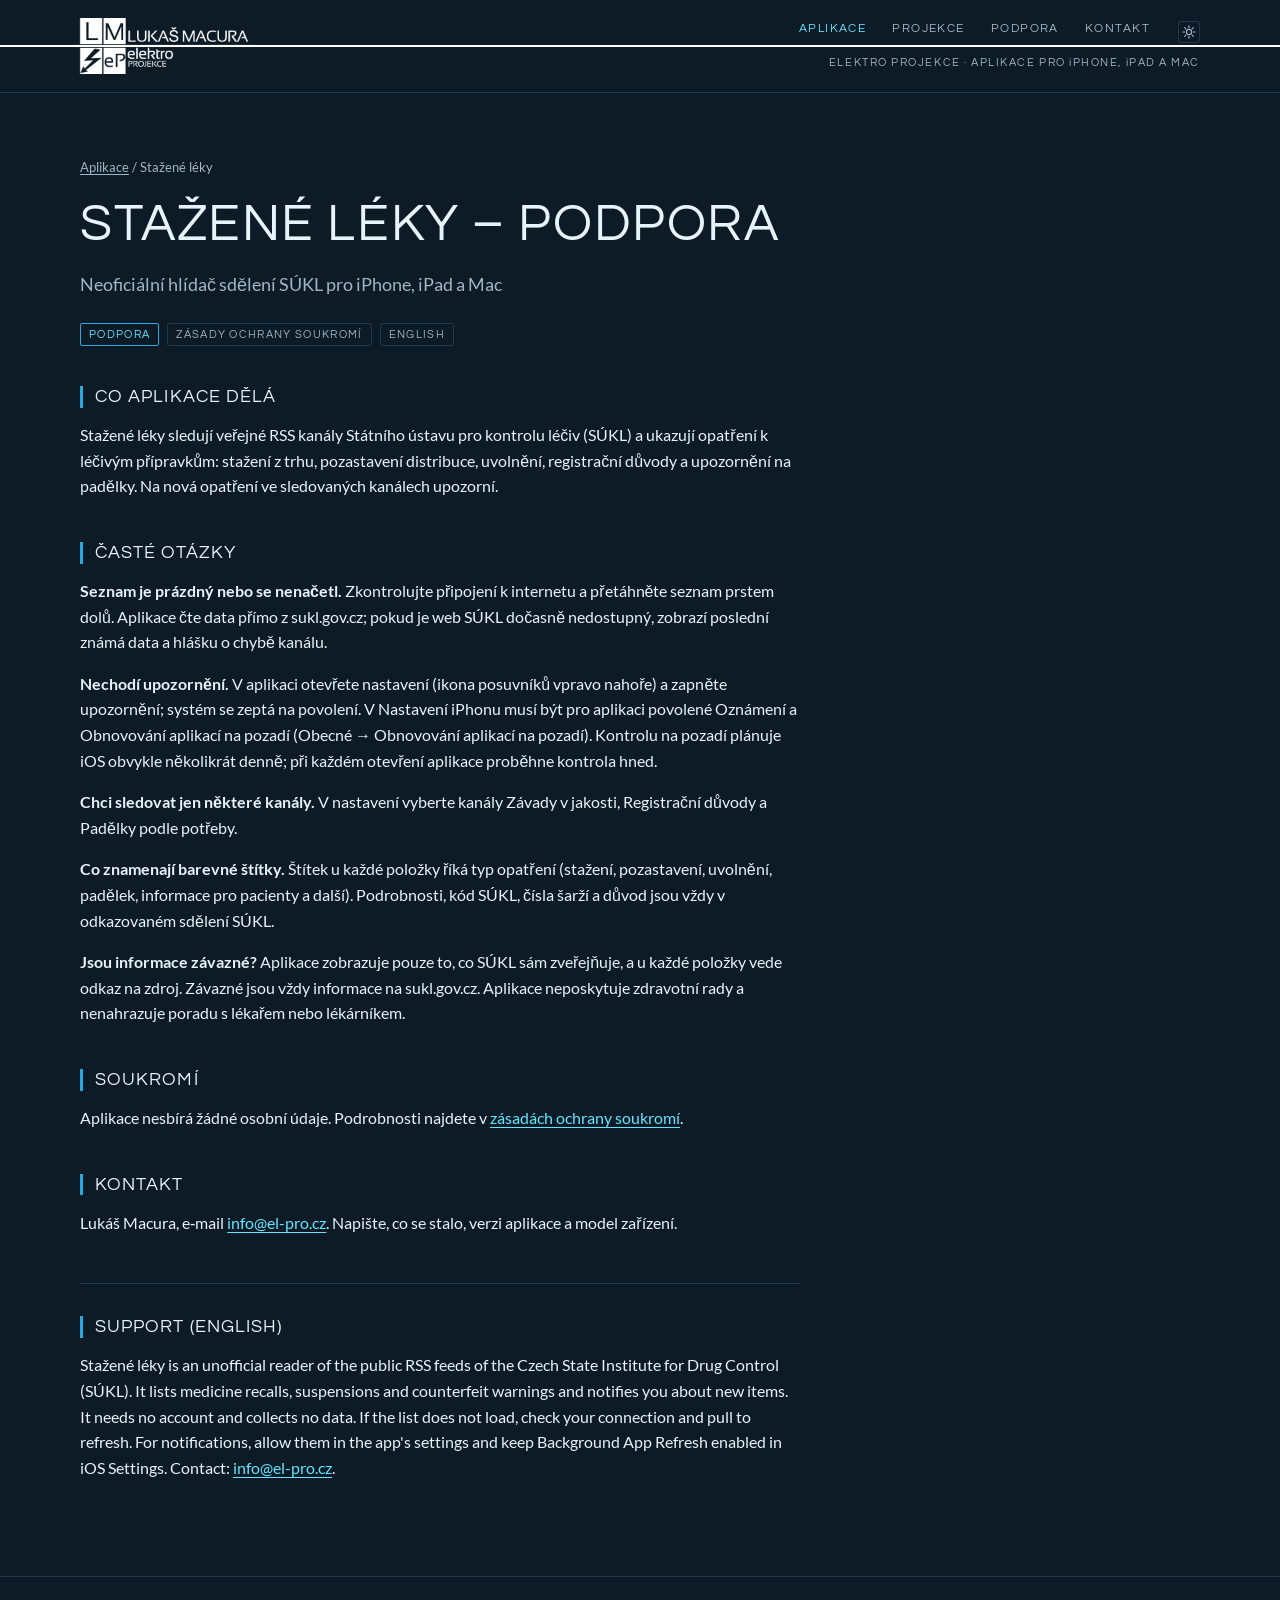
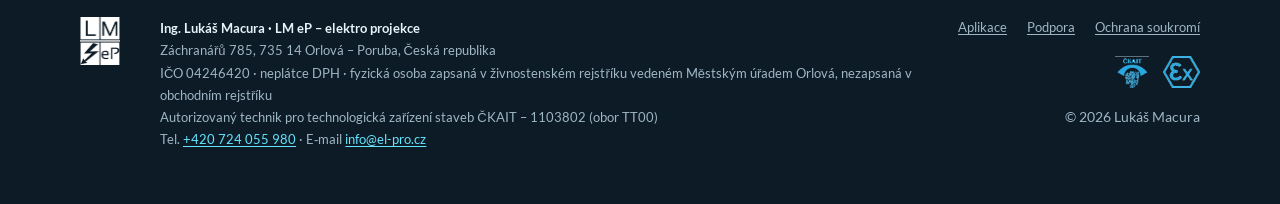
<file: stazeneleky/index.html>
<!doctype html>
<html lang="cs">
<head>
<meta charset="utf-8">
<meta http-equiv="refresh" content="0; url=podpora.html">
<link rel="canonical" href="podpora.html">
<title>Stažené léky</title>
</head>
<body>
<p>Přesměrování na <a href="podpora.html">stránku podpory aplikace Stažené léky</a>.</p>
</body>
</html>
</file>
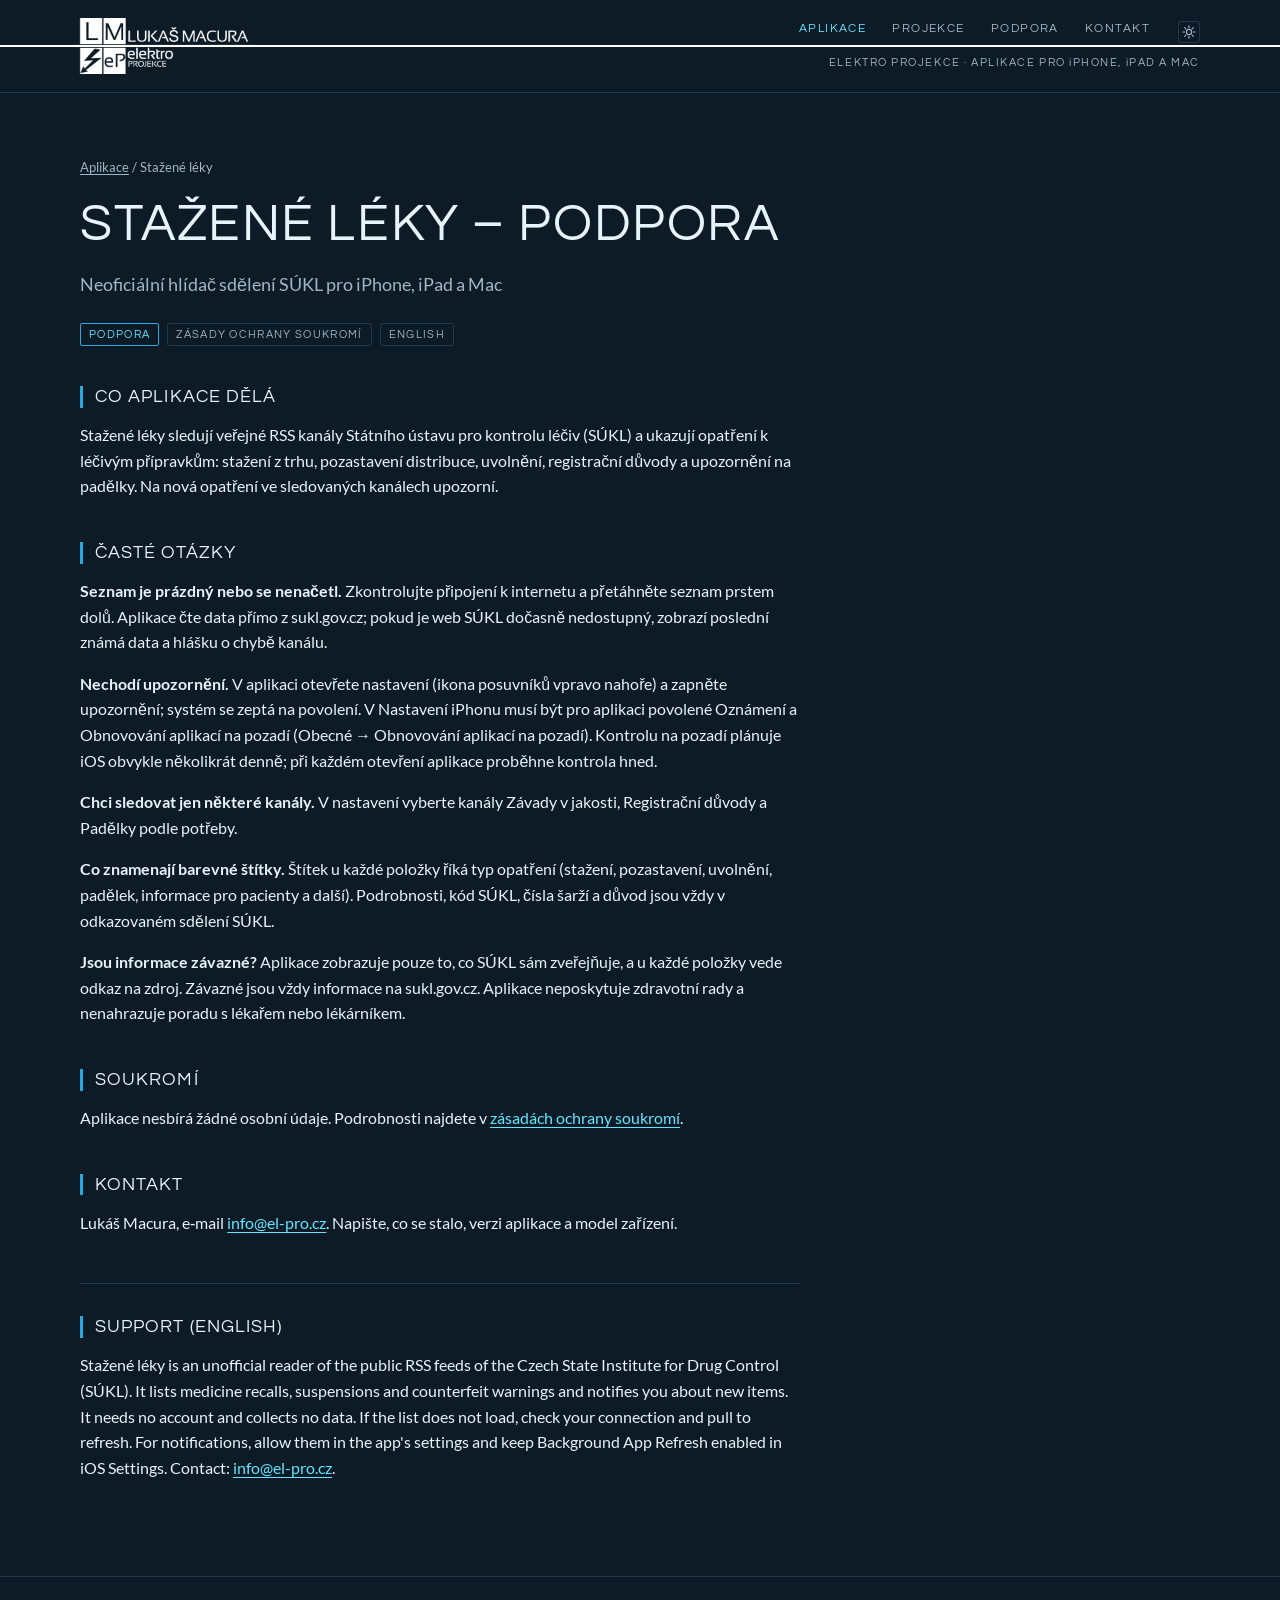
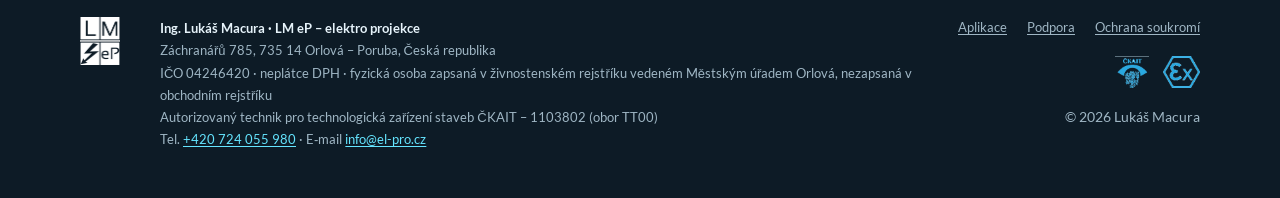
<file: stazeneleky/podpora.html>
<!doctype html>
<html lang="cs" data-theme="dark">
<head>
<meta charset="utf-8">
<meta name="viewport" content="width=device-width, initial-scale=1">
<title>Podpora – Stažené léky</title>
<meta name="description" content="Podpora aplikace Stažené léky – neoficiálního hlídače sdělení SÚKL pro iPhone, iPad a Mac. Časté otázky a kontakt.">
<!-- @head -->
<meta name="theme-color" content="#0D1B26">
<link rel="icon" href="/favicon.ico" sizes="any">
<link rel="icon" type="image/png" sizes="32x32" href="/assets/img/favicon-32.png">
<link rel="apple-touch-icon" href="/apple-touch-icon.png">
<link rel="manifest" href="/site.webmanifest">
<link rel="preload" href="/assets/fonts/questrial-latin-400-normal.woff2" as="font" type="font/woff2" crossorigin>
<link rel="preload" href="/assets/fonts/lato-latin-400-normal.woff2" as="font" type="font/woff2" crossorigin>
<link rel="stylesheet" href="/assets/css/elpro-fonts.css?v=a601557e">
<link rel="stylesheet" href="/assets/css/elpro-tokens.css?v=a601557e">
<link rel="stylesheet" href="/assets/css/site.css?v=a601557e">
<script>try{var t=localStorage.getItem("elpro-theme");if(t==="light"||t==="dark")document.documentElement.setAttribute("data-theme",t)}catch(e){}</script>
<script src="/assets/js/site.js?v=a601557e" defer></script>
<link rel="canonical" href="https://el-pro.cz/stazeneleky/podpora.html">
<meta property="og:type" content="website">
<meta property="og:locale" content="cs_CZ">
<meta property="og:site_name" content="LM eP – elektro projekce">
<meta property="og:title" content="Podpora – Stažené léky">
<meta property="og:description" content="Podpora aplikace Stažené léky – neoficiálního hlídače sdělení SÚKL pro iPhone, iPad a Mac. Časté otázky a kontakt.">
<meta property="og:url" content="https://el-pro.cz/stazeneleky/podpora.html">
<meta property="og:image" content="https://el-pro.cz/assets/img/og.png">
<meta property="og:image:width" content="1200">
<meta property="og:image:height" content="630">
<meta name="twitter:card" content="summary_large_image">
<!-- /@head -->
</head>
<body>
<!-- @header -->
<a class="skip" href="#obsah">Přeskočit na obsah</a>
<header class="site-header">
  <div class="wrap site-header__in">
    <a class="brand" href="/" aria-label="LM eP – elektro projekce, úvodní stránka">
      <img class="brand__logo brand__logo--dark" src="/assets/img/logo/lmep_logo_primary_white.png" width="540" height="168" alt="Lukáš Macura – elektro projekce">
      <img class="brand__logo brand__logo--light" src="/assets/img/logo/lmep_logo_primary.png" width="540" height="168" alt="Lukáš Macura – elektro projekce">
    </a>
    <nav class="site-nav" id="hlavni-menu" aria-label="Hlavní navigace">
      <a href="/aplikace/" aria-current="page">Aplikace</a>
      <a href="/#projekce">Projekce</a>
      <a href="/podpora/">Podpora</a>
      <a href="/#kontakt">Kontakt</a>
    </nav>
    <div class="site-tools">
      <button class="icon-btn" type="button" data-theme-toggle aria-label="Přepnout vzhled">
        <svg class="i-sun" viewBox="0 0 16 16" aria-hidden="true"><circle cx="8" cy="8" r="3" fill="none" stroke="currentColor" stroke-width="1.3"/><path d="M8 1v2M8 13v2M1 8h2M13 8h2M3.05 3.05l1.4 1.4M11.55 11.55l1.4 1.4M3.05 12.95l1.4-1.4M11.55 4.45l1.4-1.4" stroke="currentColor" stroke-width="1.3" stroke-linecap="round"/></svg>
        <svg class="i-moon" viewBox="0 0 16 16" aria-hidden="true"><path d="M13.5 9.6A5.8 5.8 0 0 1 6.4 2.5a5.8 5.8 0 1 0 7.1 7.1Z" fill="none" stroke="currentColor" stroke-width="1.3" stroke-linejoin="round"/></svg>
      </button>
      <button class="menu-toggle" type="button" data-menu-toggle aria-expanded="false" aria-controls="hlavni-menu">Menu</button>
    </div>
    <p class="site-claim">Elektro projekce · Aplikace pro <span class="ap">iPHONE</span>, <span class="ap">iPAD</span> a Mac</p>
  </div>
</header>
<!-- /@header -->

<main id="obsah">
  <section class="page-head">
    <div class="wrap">
      <p class="crumbs"><a href="/aplikace/">Aplikace</a> / Stažené léky</p>
      <h1>Stažené léky – podpora</h1>
      <p class="lead">Neoficiální hlídač sdělení SÚKL pro iPhone, iPad a Mac</p>
      <nav class="subnav" aria-label="Stránky aplikace">
        <a class="chip" href="podpora.html" aria-current="page">Podpora</a>
        <a class="chip chip--muted" href="soukromi.html">Zásady ochrany soukromí</a>
        <a class="chip chip--muted" href="#en">English</a>
      </nav>
    </div>
  </section>

  <div class="wrap">
    <div class="prose">
      <h2>Co aplikace dělá</h2>
      <p>Stažené léky sledují veřejné RSS kanály Státního ústavu pro kontrolu léčiv (SÚKL) a ukazují opatření k léčivým přípravkům: stažení z trhu, pozastavení distribuce, uvolnění, registrační důvody a upozornění na padělky. Na nová opatření ve sledovaných kanálech upozorní.</p>

      <h2>Časté otázky</h2>
      <p><strong>Seznam je prázdný nebo se nenačetl.</strong> Zkontrolujte připojení k internetu a přetáhněte seznam prstem dolů. Aplikace čte data přímo z sukl.gov.cz; pokud je web SÚKL dočasně nedostupný, zobrazí poslední známá data a hlášku o chybě kanálu.</p>
      <p><strong>Nechodí upozornění.</strong> V aplikaci otevřete nastavení (ikona posuvníků vpravo nahoře) a zapněte upozornění; systém se zeptá na povolení. V Nastavení iPhonu musí být pro aplikaci povolené Oznámení a Obnovování aplikací na pozadí (Obecné → Obnovování aplikací na pozadí). Kontrolu na pozadí plánuje iOS obvykle několikrát denně; při každém otevření aplikace proběhne kontrola hned.</p>
      <p><strong>Chci sledovat jen některé kanály.</strong> V nastavení vyberte kanály Závady v jakosti, Registrační důvody a Padělky podle potřeby.</p>
      <p><strong>Co znamenají barevné štítky.</strong> Štítek u každé položky říká typ opatření (stažení, pozastavení, uvolnění, padělek, informace pro pacienty a další). Podrobnosti, kód SÚKL, čísla šarží a důvod jsou vždy v odkazovaném sdělení SÚKL.</p>
      <p><strong>Jsou informace závazné?</strong> Aplikace zobrazuje pouze to, co SÚKL sám zveřejňuje, a u každé položky vede odkaz na zdroj. Závazné jsou vždy informace na sukl.gov.cz. Aplikace neposkytuje zdravotní rady a nenahrazuje poradu s lékařem nebo lékárníkem.</p>

      <h2>Soukromí</h2>
      <p>Aplikace nesbírá žádné osobní údaje. Podrobnosti najdete v <a href="soukromi.html">zásadách ochrany soukromí</a>.</p>

      <h2>Kontakt</h2>
      <p>Lukáš Macura, e‑mail <a href="mailto:info@el-pro.cz">info@el-pro.cz</a>. Napište, co se stalo, verzi aplikace a model zařízení.</p>

      <div class="lang-en" lang="en">
        <h2 id="en">Support (English)</h2>
        <p>Stažené léky is an unofficial reader of the public RSS feeds of the Czech State Institute for Drug Control (SÚKL). It lists medicine recalls, suspensions and counterfeit warnings and notifies you about new items. It needs no account and collects no data. If the list does not load, check your connection and pull to refresh. For notifications, allow them in the app's settings and keep Background App Refresh enabled in iOS Settings. Contact: <a href="mailto:info@el-pro.cz">info@el-pro.cz</a>.</p>
      </div>
    </div>
  </div>
</main>

<!-- @footer -->
<footer class="site-footer">
  <div class="wrap site-footer__grid">
    <div>
      <img class="site-footer__symbol site-footer__symbol--dark" src="/assets/img/logo/lmep_symbol_white.png" width="161" height="192" alt="" loading="lazy">
      <img class="site-footer__symbol site-footer__symbol--light" src="/assets/img/logo/lmep_symbol.png" width="161" height="192" alt="" loading="lazy">
    </div>
    <address>
      <strong>Ing. Lukáš Macura · LM eP – elektro projekce</strong><br>
      Záchranářů 785, 735 14 Orlová – Poruba, Česká republika<br>
      IČO 04246420 · neplátce DPH · fyzická osoba zapsaná v živnostenském rejstříku vedeném Městským úřadem Orlová, nezapsaná v obchodním rejstříku<br>
      Autorizovaný technik pro technologická zařízení staveb ČKAIT – 1103802 (obor TT00)<br>
      Tel. <a href="tel:+420724055980">+420 724 055 980</a> · E‑mail <a href="mailto:info@el-pro.cz">info@el-pro.cz</a>
    </address>
    <div class="site-footer__right">
      <nav aria-label="Odkazy v patičce">
        <a href="/aplikace/">Aplikace</a>
        <a href="/podpora/">Podpora</a>
        <a href="/soukromi/">Ochrana soukromí</a>
      </nav>
      <div class="badges">
        <img src="/assets/img/logo/badge_ckait.png" width="101" height="96" alt="ČKAIT" loading="lazy">
        <img src="/assets/img/logo/badge_ex.png" width="111" height="96" alt="Ex" loading="lazy">
      </div>
      <p class="small" style="margin:0">© 2026 Lukáš Macura</p>
    </div>
  </div>
</footer>
<!-- /@footer -->
</body>
</html>
</file>
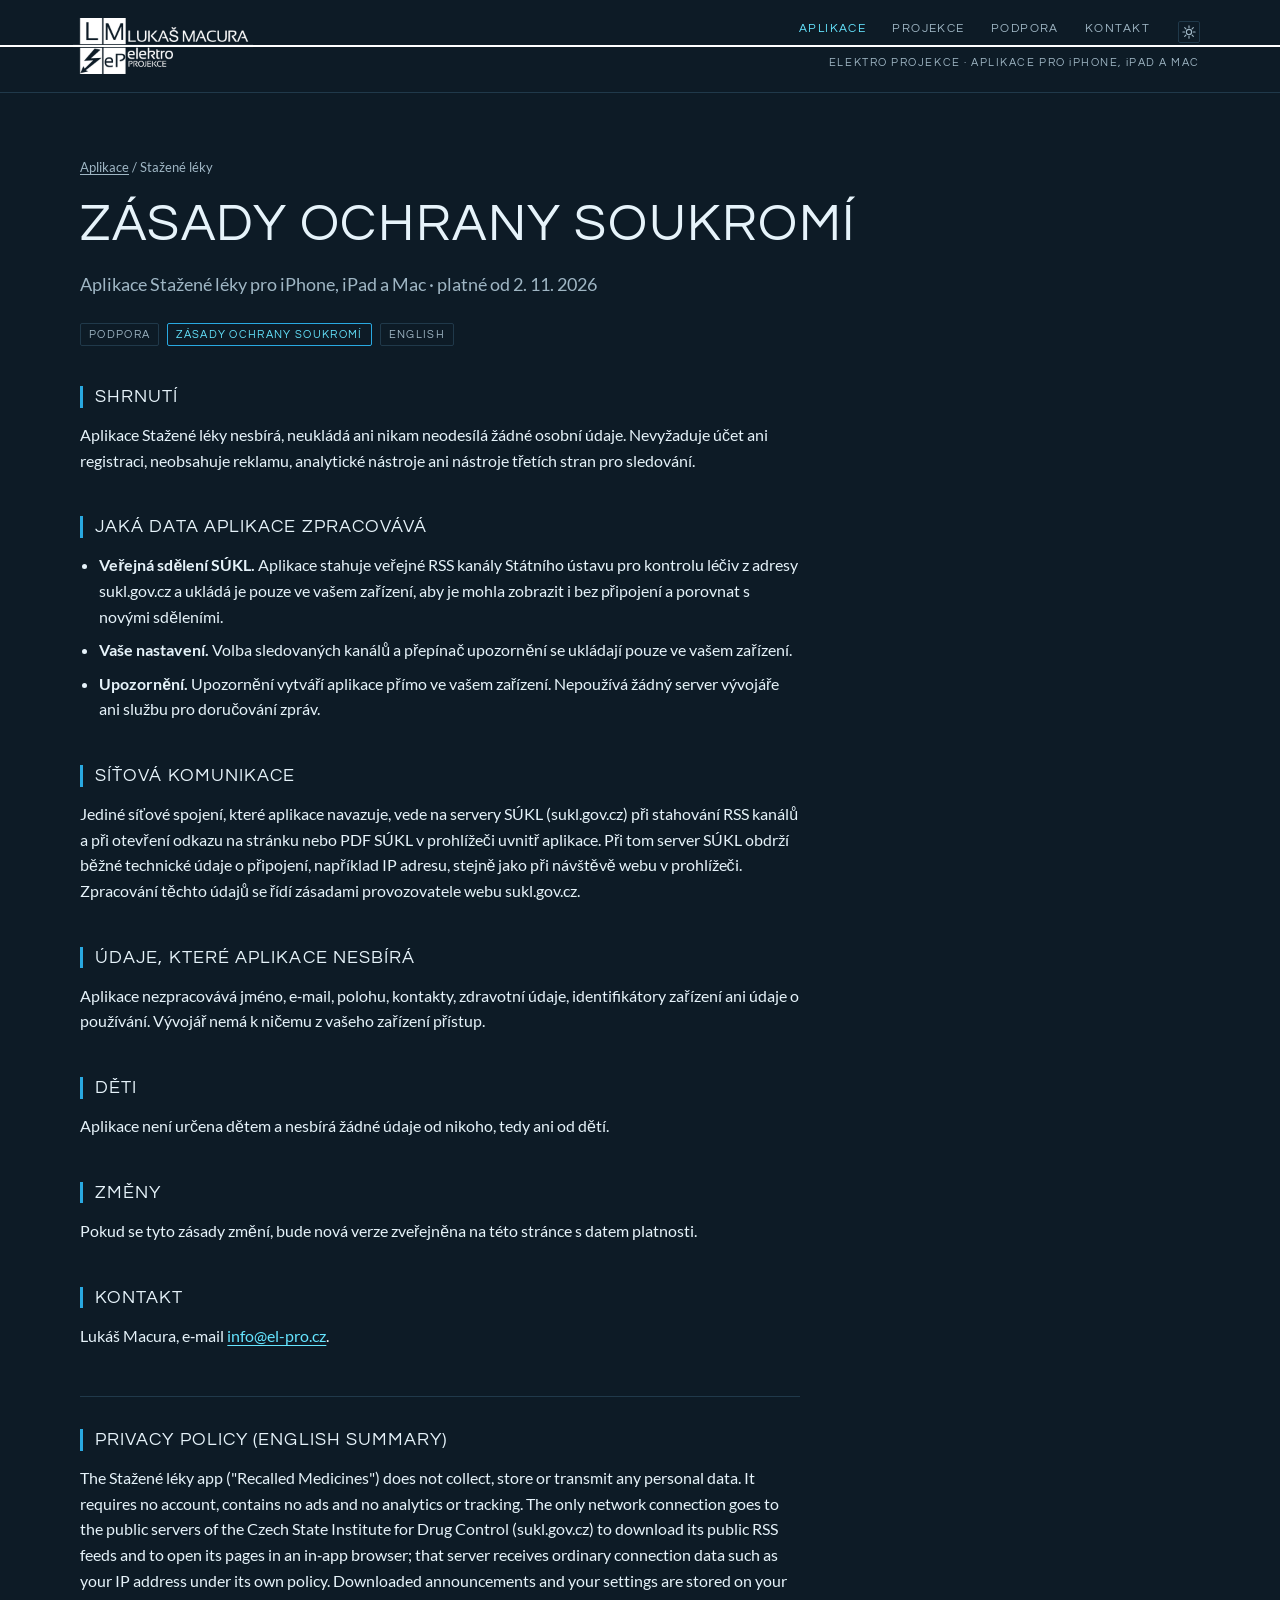
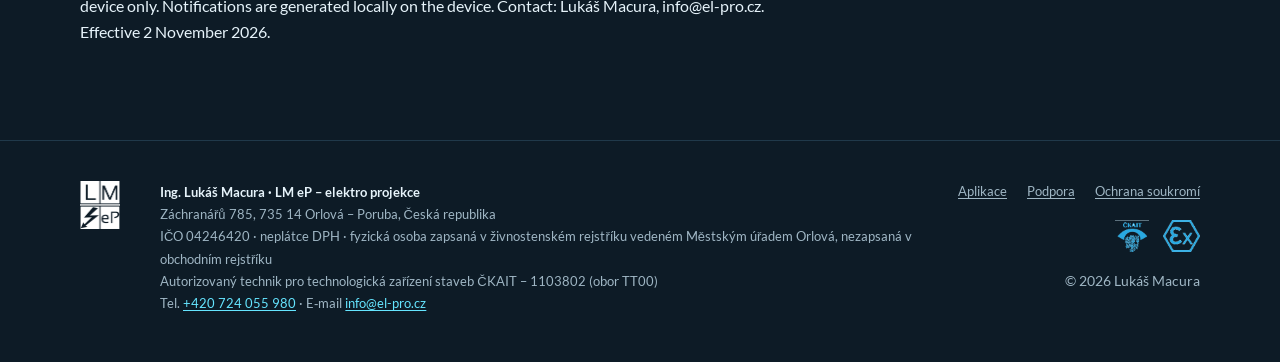
<file: stazeneleky/soukromi.html>
<!doctype html>
<html lang="cs" data-theme="dark">
<head>
<meta charset="utf-8">
<meta name="viewport" content="width=device-width, initial-scale=1">
<title>Zásady ochrany soukromí – Stažené léky</title>
<meta name="description" content="Zásady ochrany soukromí aplikace Stažené léky: aplikace nesbírá, neukládá ani neodesílá žádné osobní údaje.">
<!-- @head -->
<meta name="theme-color" content="#0D1B26">
<link rel="icon" href="/favicon.ico" sizes="any">
<link rel="icon" type="image/png" sizes="32x32" href="/assets/img/favicon-32.png">
<link rel="apple-touch-icon" href="/apple-touch-icon.png">
<link rel="manifest" href="/site.webmanifest">
<link rel="preload" href="/assets/fonts/questrial-latin-400-normal.woff2" as="font" type="font/woff2" crossorigin>
<link rel="preload" href="/assets/fonts/lato-latin-400-normal.woff2" as="font" type="font/woff2" crossorigin>
<link rel="stylesheet" href="/assets/css/elpro-fonts.css?v=a601557e">
<link rel="stylesheet" href="/assets/css/elpro-tokens.css?v=a601557e">
<link rel="stylesheet" href="/assets/css/site.css?v=a601557e">
<script>try{var t=localStorage.getItem("elpro-theme");if(t==="light"||t==="dark")document.documentElement.setAttribute("data-theme",t)}catch(e){}</script>
<script src="/assets/js/site.js?v=a601557e" defer></script>
<link rel="canonical" href="https://el-pro.cz/stazeneleky/soukromi.html">
<meta property="og:type" content="website">
<meta property="og:locale" content="cs_CZ">
<meta property="og:site_name" content="LM eP – elektro projekce">
<meta property="og:title" content="Zásady ochrany soukromí – Stažené léky">
<meta property="og:description" content="Zásady ochrany soukromí aplikace Stažené léky: aplikace nesbírá, neukládá ani neodesílá žádné osobní údaje.">
<meta property="og:url" content="https://el-pro.cz/stazeneleky/soukromi.html">
<meta property="og:image" content="https://el-pro.cz/assets/img/og.png">
<meta property="og:image:width" content="1200">
<meta property="og:image:height" content="630">
<meta name="twitter:card" content="summary_large_image">
<!-- /@head -->
</head>
<body>
<!-- @header -->
<a class="skip" href="#obsah">Přeskočit na obsah</a>
<header class="site-header">
  <div class="wrap site-header__in">
    <a class="brand" href="/" aria-label="LM eP – elektro projekce, úvodní stránka">
      <img class="brand__logo brand__logo--dark" src="/assets/img/logo/lmep_logo_primary_white.png" width="540" height="168" alt="Lukáš Macura – elektro projekce">
      <img class="brand__logo brand__logo--light" src="/assets/img/logo/lmep_logo_primary.png" width="540" height="168" alt="Lukáš Macura – elektro projekce">
    </a>
    <nav class="site-nav" id="hlavni-menu" aria-label="Hlavní navigace">
      <a href="/aplikace/" aria-current="page">Aplikace</a>
      <a href="/#projekce">Projekce</a>
      <a href="/podpora/">Podpora</a>
      <a href="/#kontakt">Kontakt</a>
    </nav>
    <div class="site-tools">
      <button class="icon-btn" type="button" data-theme-toggle aria-label="Přepnout vzhled">
        <svg class="i-sun" viewBox="0 0 16 16" aria-hidden="true"><circle cx="8" cy="8" r="3" fill="none" stroke="currentColor" stroke-width="1.3"/><path d="M8 1v2M8 13v2M1 8h2M13 8h2M3.05 3.05l1.4 1.4M11.55 11.55l1.4 1.4M3.05 12.95l1.4-1.4M11.55 4.45l1.4-1.4" stroke="currentColor" stroke-width="1.3" stroke-linecap="round"/></svg>
        <svg class="i-moon" viewBox="0 0 16 16" aria-hidden="true"><path d="M13.5 9.6A5.8 5.8 0 0 1 6.4 2.5a5.8 5.8 0 1 0 7.1 7.1Z" fill="none" stroke="currentColor" stroke-width="1.3" stroke-linejoin="round"/></svg>
      </button>
      <button class="menu-toggle" type="button" data-menu-toggle aria-expanded="false" aria-controls="hlavni-menu">Menu</button>
    </div>
    <p class="site-claim">Elektro projekce · Aplikace pro <span class="ap">iPHONE</span>, <span class="ap">iPAD</span> a Mac</p>
  </div>
</header>
<!-- /@header -->

<main id="obsah">
  <section class="page-head">
    <div class="wrap">
      <p class="crumbs"><a href="/aplikace/">Aplikace</a> / Stažené léky</p>
      <h1>Zásady ochrany soukromí</h1>
      <p class="lead">Aplikace Stažené léky pro iPhone, iPad a Mac · platné od 2. 11. 2026</p>
      <nav class="subnav" aria-label="Stránky aplikace">
        <a class="chip chip--muted" href="podpora.html">Podpora</a>
        <a class="chip" href="soukromi.html" aria-current="page">Zásady ochrany soukromí</a>
        <a class="chip chip--muted" href="soukromi.html#en">English</a>
      </nav>
    </div>
  </section>

  <div class="wrap">
    <div class="prose">
      <h2>Shrnutí</h2>
      <p>Aplikace Stažené léky nesbírá, neukládá ani nikam neodesílá žádné osobní údaje. Nevyžaduje účet ani registraci, neobsahuje reklamu, analytické nástroje ani nástroje třetích stran pro sledování.</p>

      <h2>Jaká data aplikace zpracovává</h2>
      <ul>
        <li><strong>Veřejná sdělení SÚKL.</strong> Aplikace stahuje veřejné RSS kanály Státního ústavu pro kontrolu léčiv z adresy sukl.gov.cz a ukládá je pouze ve vašem zařízení, aby je mohla zobrazit i bez připojení a porovnat s novými sděleními.</li>
        <li><strong>Vaše nastavení.</strong> Volba sledovaných kanálů a přepínač upozornění se ukládají pouze ve vašem zařízení.</li>
        <li><strong>Upozornění.</strong> Upozornění vytváří aplikace přímo ve vašem zařízení. Nepoužívá žádný server vývojáře ani službu pro doručování zpráv.</li>
      </ul>

      <h2>Síťová komunikace</h2>
      <p>Jediné síťové spojení, které aplikace navazuje, vede na servery SÚKL (sukl.gov.cz) při stahování RSS kanálů a při otevření odkazu na stránku nebo PDF SÚKL v prohlížeči uvnitř aplikace. Při tom server SÚKL obdrží běžné technické údaje o připojení, například IP adresu, stejně jako při návštěvě webu v prohlížeči. Zpracování těchto údajů se řídí zásadami provozovatele webu sukl.gov.cz.</p>

      <h2>Údaje, které aplikace nesbírá</h2>
      <p>Aplikace nezpracovává jméno, e‑mail, polohu, kontakty, zdravotní údaje, identifikátory zařízení ani údaje o používání. Vývojář nemá k ničemu z vašeho zařízení přístup.</p>

      <h2>Děti</h2>
      <p>Aplikace není určena dětem a nesbírá žádné údaje od nikoho, tedy ani od dětí.</p>

      <h2>Změny</h2>
      <p>Pokud se tyto zásady změní, bude nová verze zveřejněna na této stránce s datem platnosti.</p>

      <h2>Kontakt</h2>
      <p>Lukáš Macura, e‑mail <a href="mailto:info@el-pro.cz">info@el-pro.cz</a>.</p>

      <div class="lang-en" lang="en">
        <h2 id="en">Privacy Policy (English summary)</h2>
        <p>The Stažené léky app ("Recalled Medicines") does not collect, store or transmit any personal data. It requires no account, contains no ads and no analytics or tracking. The only network connection goes to the public servers of the Czech State Institute for Drug Control (sukl.gov.cz) to download its public RSS feeds and to open its pages in an in‑app browser; that server receives ordinary connection data such as your IP address under its own policy. Downloaded announcements and your settings are stored on your device only. Notifications are generated locally on the device. Contact: Lukáš Macura, info@el-pro.cz. Effective 2 November 2026.</p>
      </div>
    </div>
  </div>
</main>

<!-- @footer -->
<footer class="site-footer">
  <div class="wrap site-footer__grid">
    <div>
      <img class="site-footer__symbol site-footer__symbol--dark" src="/assets/img/logo/lmep_symbol_white.png" width="161" height="192" alt="" loading="lazy">
      <img class="site-footer__symbol site-footer__symbol--light" src="/assets/img/logo/lmep_symbol.png" width="161" height="192" alt="" loading="lazy">
    </div>
    <address>
      <strong>Ing. Lukáš Macura · LM eP – elektro projekce</strong><br>
      Záchranářů 785, 735 14 Orlová – Poruba, Česká republika<br>
      IČO 04246420 · neplátce DPH · fyzická osoba zapsaná v živnostenském rejstříku vedeném Městským úřadem Orlová, nezapsaná v obchodním rejstříku<br>
      Autorizovaný technik pro technologická zařízení staveb ČKAIT – 1103802 (obor TT00)<br>
      Tel. <a href="tel:+420724055980">+420 724 055 980</a> · E‑mail <a href="mailto:info@el-pro.cz">info@el-pro.cz</a>
    </address>
    <div class="site-footer__right">
      <nav aria-label="Odkazy v patičce">
        <a href="/aplikace/">Aplikace</a>
        <a href="/podpora/">Podpora</a>
        <a href="/soukromi/">Ochrana soukromí</a>
      </nav>
      <div class="badges">
        <img src="/assets/img/logo/badge_ckait.png" width="101" height="96" alt="ČKAIT" loading="lazy">
        <img src="/assets/img/logo/badge_ex.png" width="111" height="96" alt="Ex" loading="lazy">
      </div>
      <p class="small" style="margin:0">© 2026 Lukáš Macura</p>
    </div>
  </div>
</footer>
<!-- /@footer -->
</body>
</html>
</file>
<file: assets/css/elpro-fonts.css>
/* LM eP – webová písma (Questrial = náhrada Century Gothic, Lato = text). Cesty relativně k assets/tokens/ */
@font-face{font-family:'Questrial';font-style:normal;font-weight:400;font-display:swap;src:url(../fonts/questrial-latin-400-normal.woff2) format('woff2');unicode-range:U+0000-00FF,U+0131,U+0152-0153,U+02BB-02BC,U+02C6,U+02DA,U+02DC,U+0304,U+0308,U+0329,U+2000-206F,U+20AC,U+2122,U+2191,U+2193,U+2212,U+2215,U+FEFF,U+FFFD;}
@font-face{font-family:'Questrial';font-style:normal;font-weight:400;font-display:swap;src:url(../fonts/questrial-latin-ext-400-normal.woff2) format('woff2');unicode-range:U+0100-02BA,U+02BD-02C5,U+02C7-02CC,U+02CE-02D7,U+02DD-02FF,U+0304,U+0308,U+0329,U+1D00-1DBF,U+1E00-1E9F,U+1EF2-1EFF,U+2020,U+20A0-20AB,U+20AD-20C0,U+2113,U+2C60-2C7F,U+A720-A7FF;}
@font-face{font-family:'Lato';font-style:normal;font-weight:300;font-display:swap;src:url(../fonts/lato-latin-300-normal.woff2) format('woff2');unicode-range:U+0000-00FF,U+0131,U+0152-0153,U+02BB-02BC,U+02C6,U+02DA,U+02DC,U+0304,U+0308,U+0329,U+2000-206F,U+20AC,U+2122,U+2191,U+2193,U+2212,U+2215,U+FEFF,U+FFFD;}
@font-face{font-family:'Lato';font-style:normal;font-weight:300;font-display:swap;src:url(../fonts/lato-latin-ext-300-normal.woff2) format('woff2');unicode-range:U+0100-02BA,U+02BD-02C5,U+02C7-02CC,U+02CE-02D7,U+02DD-02FF,U+0304,U+0308,U+0329,U+1D00-1DBF,U+1E00-1E9F,U+1EF2-1EFF,U+2020,U+20A0-20AB,U+20AD-20C0,U+2113,U+2C60-2C7F,U+A720-A7FF;}
@font-face{font-family:'Lato';font-style:normal;font-weight:400;font-display:swap;src:url(../fonts/lato-latin-400-normal.woff2) format('woff2');unicode-range:U+0000-00FF,U+0131,U+0152-0153,U+02BB-02BC,U+02C6,U+02DA,U+02DC,U+0304,U+0308,U+0329,U+2000-206F,U+20AC,U+2122,U+2191,U+2193,U+2212,U+2215,U+FEFF,U+FFFD;}
@font-face{font-family:'Lato';font-style:normal;font-weight:400;font-display:swap;src:url(../fonts/lato-latin-ext-400-normal.woff2) format('woff2');unicode-range:U+0100-02BA,U+02BD-02C5,U+02C7-02CC,U+02CE-02D7,U+02DD-02FF,U+0304,U+0308,U+0329,U+1D00-1DBF,U+1E00-1E9F,U+1EF2-1EFF,U+2020,U+20A0-20AB,U+20AD-20C0,U+2113,U+2C60-2C7F,U+A720-A7FF;}
@font-face{font-family:'Lato';font-style:normal;font-weight:700;font-display:swap;src:url(../fonts/lato-latin-700-normal.woff2) format('woff2');unicode-range:U+0000-00FF,U+0131,U+0152-0153,U+02BB-02BC,U+02C6,U+02DA,U+02DC,U+0304,U+0308,U+0329,U+2000-206F,U+20AC,U+2122,U+2191,U+2193,U+2212,U+2215,U+FEFF,U+FFFD;}
@font-face{font-family:'Lato';font-style:normal;font-weight:700;font-display:swap;src:url(../fonts/lato-latin-ext-700-normal.woff2) format('woff2');unicode-range:U+0100-02BA,U+02BD-02C5,U+02C7-02CC,U+02CE-02D7,U+02DD-02FF,U+0304,U+0308,U+0329,U+1D00-1DBF,U+1E00-1E9F,U+1EF2-1EFF,U+2020,U+20A0-20AB,U+20AD-20C0,U+2113,U+2C60-2C7F,U+A720-A7FF;}
@font-face{font-family:'Lato';font-style:italic;font-weight:400;font-display:swap;src:url(../fonts/lato-latin-400-italic.woff2) format('woff2');unicode-range:U+0000-00FF,U+0131,U+0152-0153,U+02BB-02BC,U+02C6,U+02DA,U+02DC,U+0304,U+0308,U+0329,U+2000-206F,U+20AC,U+2122,U+2191,U+2193,U+2212,U+2215,U+FEFF,U+FFFD;}
@font-face{font-family:'Lato';font-style:italic;font-weight:400;font-display:swap;src:url(../fonts/lato-latin-ext-400-italic.woff2) format('woff2');unicode-range:U+0100-02BA,U+02BD-02C5,U+02C7-02CC,U+02CE-02D7,U+02DD-02FF,U+0304,U+0308,U+0329,U+1D00-1DBF,U+1E00-1E9F,U+1EF2-1EFF,U+2020,U+20A0-20AB,U+20AD-20C0,U+2113,U+2C60-2C7F,U+A720-A7FF;}
</file>
<file: assets/css/elpro-tokens.css>
/* LM eP – elektro projekce · design tokens v1.0 (2026-10) */
:root{
  --elpro-blue:#29A9E1;      /* primární značková modrá */
  --elpro-glow:#65E5FF;      /* světlý konec přechodu dlaždic */
  --elpro-mid:#49C6EE;       /* střed přechodu, hover */
  --elpro-tile:#A9DCF3;      /* světlá dlaždice (blesk), záhlaví tabulek */
  --elpro-line:#C5E7F7;      /* dělicí linky, rámečky */
  --elpro-mist:#F2FAFD;      /* jemné podbarvení, zebra */
  --elpro-blue-text:#147AB0; /* modrý drobný text na bílé (AA 4.7:1) */
  --elpro-blue-deep:#0F5F8C; /* tmavá modrá – hover tlačítek, velké plochy */
  --elpro-ink:#1E2A33;       /* běžný text */
  --elpro-ink-70:#4A5863;    /* sekundární text */
  --elpro-ink-40:#8C99A3;    /* poznámky, placeholdery */
  --elpro-dark:#0D1B26;      /* dark pozadí */
  --elpro-dark-card:#132836; /* dark karta */
  --elpro-ok:#2E9E5B; --elpro-warn:#E09B1F; --elpro-err:#D2423A; /* jen funkční stavy */
  --elpro-tile-grad:radial-gradient(circle at 60% 40%,#65E5FF 0%,#49C6EE 45%,#2AA9E1 100%);
  --elpro-font-display:'Century Gothic','Questrial','Avenir Next','Futura',Arial,sans-serif;
  --elpro-font-text:'Lato','Calibri','Segoe UI',Arial,sans-serif;
  --elpro-radius:2px;
}
html[data-theme="dark"]{
  --bg:var(--elpro-dark); --surface:var(--elpro-dark-card); --text:#E6F3FA; --muted:#9FB6C4;
  --accent:var(--elpro-blue); --accent-2:var(--elpro-glow); --line:#20394A;
}
html[data-theme="light"],:root{
  --bg:#FFFFFF; --surface:var(--elpro-mist); --text:var(--elpro-ink); --muted:var(--elpro-ink-70);
  --accent:var(--elpro-blue); --accent-2:var(--elpro-blue-text); --line:var(--elpro-line);
}
</file>
<file: assets/css/site.css>
/* el-pro.cz – styly webu LM eP. Barvy a písma: elpro-tokens.css + elpro-fonts.css (brand LM eP v1.0). */

:root {
  --sig: var(--elpro-line);          /* signaturní linka = barva linky v logu */
  --link: var(--elpro-blue-text);
  --link-hover: var(--elpro-blue-deep);
  --chip-bg: var(--elpro-mist);
  --chip-text: var(--elpro-blue-text);
  --tile-flat: var(--elpro-tile);
  --head-th: var(--elpro-tile);
  --logo-h: 56px;
  --hpad: 18px;
  --wrap: 1120px;
  --gutter: 16px;
}
html[data-theme="dark"] {
  --sig: #FFFFFF;                    /* bílé logo má bílou linku */
  --link: var(--elpro-glow);
  --link-hover: #FFFFFF;
  --chip-bg: transparent;
  --chip-text: var(--elpro-glow);
  --tile-flat: #A9DCF3;
  --head-th: #1A3446;
}
html { color-scheme: light; -webkit-text-size-adjust: 100%; }
html[data-theme="dark"] { color-scheme: dark; }

*, *::before, *::after { box-sizing: border-box; }
body {
  margin: 0;
  background: var(--bg);
  color: var(--text);
  font: 400 1rem/1.6 var(--elpro-font-text);
  -webkit-font-smoothing: antialiased;
  text-rendering: optimizeLegibility;
}
img, svg { display: block; max-width: 100%; }
a { color: var(--link); text-underline-offset: .18em; text-decoration-thickness: 1px; }
a:hover { color: var(--link-hover); }
:focus-visible { outline: 2px solid var(--elpro-blue); outline-offset: 3px; border-radius: 1px; }
p { margin: 0 0 1em; }
strong { font-weight: 700; }

.wrap { width: 100%; max-width: calc(var(--wrap) + 2 * var(--gutter)); margin: 0 auto; padding: 0 var(--gutter); }
@media (min-width: 760px) { :root { --gutter: 32px; } }

.sr-only { position: absolute; width: 1px; height: 1px; margin: -1px; padding: 0; overflow: hidden; clip: rect(0 0 0 0); white-space: nowrap; border: 0; }
.skip { position: absolute; left: -9999px; top: 0; z-index: 10; padding: 10px 14px; background: var(--surface); color: var(--text); }
.skip:focus { left: 8px; top: 8px; }

/* ---------- typografie ---------- */
.display, h1, h2, h3, .eyebrow, .btn, .chip, .site-nav a, .kpi__label, .site-claim, .menu-toggle {
  font-family: var(--elpro-font-display);
  font-weight: 400;
}
h1, h2, h3 { margin: 0; text-transform: uppercase; }
h1 { font-size: clamp(2rem, 1.2rem + 3.6vw, 3.25rem); line-height: 1.08; letter-spacing: .03em; }
h1 .l2 { display: block; color: var(--accent-2); }
h2 { font-size: 1.5rem; line-height: 1.2; letter-spacing: .06em; }
h3 { font-size: 1.0625rem; line-height: 1.3; letter-spacing: .06em; }
.ap { text-transform: none; }               /* iPhone, iPad ve verzálkách: „iPHONE“ */
.eyebrow { margin: 0 0 14px; font-size: .75rem; letter-spacing: .16em; text-transform: uppercase; color: var(--accent-2); }
.lead { font-size: 1.125rem; color: var(--muted); max-width: 40em; }
.muted { color: var(--muted); }
.small { font-size: .875rem; }

/* ---------- hlavička se signaturní linkou ---------- */
.site-header { position: relative; border-bottom: 1px solid var(--line); background: var(--bg); }
.site-header::before {
  content: "";
  position: absolute; left: 0; right: 0;
  top: calc(var(--hpad) + var(--logo-h) * .499 - var(--logo-h) * .01225); /* osa linky v logu (změřeno v PNG) */
  height: calc(var(--logo-h) * .0245);
  background: var(--sig);
  pointer-events: none;
}
.site-header__in {
  display: grid;
  grid-template-columns: auto 1fr auto;
  grid-template-rows: calc(var(--logo-h) * .497) calc(var(--logo-h) * .503);
  column-gap: 28px;
  padding-top: var(--hpad);
  padding-bottom: var(--hpad);
}
.brand { grid-row: 1 / 3; grid-column: 1; position: relative; z-index: 1; display: block; line-height: 0; }
.brand__logo { height: var(--logo-h); width: auto; max-width: none; margin-left: calc(var(--logo-h) * -.1253); } /* dlaždice zarovnané na okraj obsahu */
html[data-theme="dark"] .brand__logo--light, html:not([data-theme="dark"]) .brand__logo--dark { display: none; }

.site-nav { grid-row: 1; grid-column: 2; justify-self: end; align-self: end; display: flex; gap: 26px; padding-bottom: 7px; }
.site-nav a { font-size: .75rem; letter-spacing: .12em; text-transform: uppercase; color: var(--muted); text-decoration: none; line-height: 1; padding: 4px 0; }
.site-nav a:hover { color: var(--text); }
.site-nav a[aria-current="page"] { color: var(--accent-2); }

.site-tools { grid-row: 1; grid-column: 3; align-self: end; display: flex; gap: 8px; padding-bottom: 3px; }
.icon-btn, .menu-toggle {
  display: inline-flex; align-items: center; justify-content: center;
  height: 22px; min-width: 22px; padding: 0 3px;
  border: 1px solid var(--line); border-radius: var(--elpro-radius);
  background: var(--bg); color: var(--muted); cursor: pointer;
}
.icon-btn:hover, .menu-toggle:hover { color: var(--text); border-color: var(--muted); }
.icon-btn svg { width: 14px; height: 14px; }
html[data-theme="dark"] .i-moon, html:not([data-theme="dark"]) .i-sun { display: none; }
.menu-toggle { display: none; padding: 0 8px; font-size: .6875rem; letter-spacing: .12em; text-transform: uppercase; }

.site-claim { grid-row: 2; grid-column: 2 / 4; justify-self: end; align-self: start; margin: 0; padding-top: 8px; font-size: .6875rem; letter-spacing: .14em; text-transform: uppercase; color: var(--muted); }

@media (max-width: 759px) {
  .site-header__in { column-gap: 12px; }
  .site-claim { display: none; }
  .menu-toggle { display: inline-flex; }
  .site-nav { display: none; }
  .site-header.is-open .site-nav {
    display: flex; flex-direction: column; gap: 0;
    grid-row: 3; grid-column: 1 / -1; justify-self: stretch;
    margin-top: 16px; padding: 0; border-top: 1px solid var(--line);
  }
  .site-header.is-open .site-nav a { font-size: .875rem; padding: 14px 0; border-bottom: 1px solid var(--line); }
  .site-header.is-open .site-nav a:last-child { border-bottom: 0; }
}

/* ---------- hero ---------- */
.hero { padding: 72px 0 80px; }
.hero__grid { display: grid; gap: 48px; align-items: center; }
@media (min-width: 900px) { .hero__grid { grid-template-columns: minmax(0, 1.5fr) minmax(0, 1fr); } }
.hero .lead { margin: 22px 0 32px; }
.actions { display: flex; flex-wrap: wrap; gap: 12px; }

.tiles { display: grid; grid-template-columns: repeat(4, 1fr); gap: 8px; max-width: 300px; justify-self: end; width: 100%; }
.tiles span { aspect-ratio: 1; border-radius: var(--elpro-radius); }
.t-g { background: var(--elpro-tile-grad); }
.t-f { background: var(--tile-flat); }
.t-o { border: 1px solid var(--line); }
@media (max-width: 899px) { .tiles { display: none; } }
@media (prefers-reduced-motion: no-preference) {
  .tiles span { animation: tile-in .5s ease-out both; }
  .tiles span:nth-child(3n+1) { animation-delay: .05s; }
  .tiles span:nth-child(3n+2) { animation-delay: .15s; }
  .tiles span:nth-child(3n) { animation-delay: .25s; }
  @keyframes tile-in { from { opacity: 0; transform: translateY(6px); } to { opacity: 1; transform: none; } }
}

/* ---------- tlačítka, štítky ---------- */
.btn {
  display: inline-flex; align-items: center; gap: 10px;
  min-height: 44px; padding: 0 22px;
  border: 1px solid transparent; border-radius: var(--elpro-radius);
  font-size: .8125rem; letter-spacing: .1em; text-transform: uppercase; text-decoration: none; line-height: 1;
  cursor: pointer; transition: background-color .15s, border-color .15s, color .15s;
}
.btn--primary { background: var(--elpro-blue-text); color: #FFFFFF; }
.btn--primary:hover { background: var(--elpro-blue-deep); color: #FFFFFF; }
.btn--secondary { border-color: var(--elpro-blue); color: var(--accent-2); background: transparent; }
.btn--secondary:hover { border-color: var(--accent-2); color: var(--text); }

.chip {
  display: inline-block; padding: 4px 8px 3px;
  border: 1px solid var(--line); border-radius: var(--elpro-radius);
  background: var(--chip-bg); color: var(--chip-text);
  font-size: .6875rem; letter-spacing: .12em; text-transform: uppercase; line-height: 1.3; white-space: nowrap;
}
.chip--muted { color: var(--muted); }

/* ---------- sekce ---------- */
.section { padding: 72px 0; border-top: 1px solid var(--line); }
.section__head { display: flex; flex-wrap: wrap; align-items: flex-end; justify-content: space-between; gap: 16px 32px; margin-bottom: 32px; }
.section__head p { margin: 10px 0 0; max-width: 38em; }
.page-head { padding: 64px 0 40px; }
.page-head .lead { margin: 18px 0 0; }

/* ---------- karty aplikací ---------- */
.apps { display: grid; gap: 16px; grid-template-columns: repeat(auto-fill, minmax(min(100%, 250px), 1fr)); margin: 0; padding: 0; list-style: none; }
.app-card {
  display: flex; flex-direction: column; height: 100%;
  padding: 24px; background: var(--surface);
  border: 1px solid var(--line); border-radius: var(--elpro-radius);
  transition: border-color .15s;
}
.app-card:hover { border-color: var(--elpro-blue); }
.app-card__top { display: flex; align-items: flex-start; justify-content: space-between; gap: 12px; margin-bottom: 18px; }
.app-card__icon { width: 76px; height: 76px; margin: -6px 0 0 -6px; }
.app-card h3 { margin-bottom: 8px; }
.app-card p { color: var(--muted); font-size: .9375rem; }
.app-card__foot { margin-top: auto; padding-top: 14px; border-top: 1px solid var(--line); display: flex; flex-wrap: wrap; align-items: center; justify-content: space-between; gap: 8px 16px; font-size: .875rem; }
.platforms { color: var(--muted); }
.price { color: var(--text); font-weight: 700; }
.app-card__links { display: flex; flex-wrap: wrap; gap: 6px 16px; margin-top: 12px; font-size: .875rem; }
.appstore-badge { display: inline-block; line-height: 0; }
.appstore-badge img { height: 40px; width: auto; }

/* ---------- projekce ---------- */
.services { display: grid; gap: 1px; background: var(--line); border: 1px solid var(--line); grid-template-columns: repeat(auto-fit, minmax(min(100%, 240px), 1fr)); }
.service { background: var(--bg); padding: 28px 24px; }
.service__tile { width: 28px; height: 28px; border-radius: var(--elpro-radius); background: var(--elpro-tile-grad); margin-bottom: 20px; }
.service__tile--flat { background: var(--tile-flat); }
.service h3 { margin-bottom: 10px; font-size: 1rem; }
.service p { margin: 0; color: var(--muted); font-size: .9375rem; }
.auth { display: flex; flex-wrap: wrap; align-items: center; gap: 20px 28px; margin-top: 32px; }
.badges { display: flex; align-items: center; gap: 14px; }
.badges img { height: 40px; width: auto; }
.auth p { margin: 0; color: var(--muted); max-width: 46em; }

/* ---------- kontakt (KPI karty) ---------- */
.kpis { display: grid; gap: 16px; grid-template-columns: repeat(auto-fit, minmax(min(100%, 250px), 1fr)); }
.kpi { padding: 20px 22px; background: var(--surface); border-left: 3px solid var(--elpro-blue); border-radius: 0 var(--elpro-radius) var(--elpro-radius) 0; }
.kpi__label { display: block; margin-bottom: 8px; font-size: .6875rem; letter-spacing: .14em; text-transform: uppercase; color: var(--muted); }
.kpi__value { font-family: var(--elpro-font-display); font-size: clamp(1.25rem, 1rem + 1vw, 1.625rem); line-height: 1.25; overflow-wrap: anywhere; }
.kpi__value a { color: var(--text); text-decoration: none; }
.kpi__value a:hover { color: var(--accent-2); }

/* ---------- textové stránky (podpora, soukromí) ---------- */
.prose { max-width: 720px; padding-bottom: 80px; }
.prose h2 { margin: 2.4em 0 .8em; padding-left: 12px; border-left: 3px solid var(--elpro-blue); font-size: 1.125rem; letter-spacing: .06em; }
.prose h2:first-child { margin-top: 0; }
.prose h3 { margin: 1.6em 0 .5em; font-size: .9375rem; }
.prose ul { padding-left: 1.2em; margin: 0 0 1em; }
.prose li { margin-bottom: .5em; }
.prose .meta { color: var(--muted); }
.subnav { display: flex; flex-wrap: wrap; gap: 8px; margin-top: 24px; }
.subnav a { text-decoration: none; }
.subnav a[aria-current="page"] { border-color: var(--elpro-blue); }
.crumbs { margin: 0 0 18px; font-size: .8125rem; color: var(--muted); }
.crumbs a { color: var(--muted); }
.crumbs a:hover { color: var(--text); }
.faq dt { font-weight: 700; margin-top: 1.2em; }
.faq dd { margin: .3em 0 0; }
.note { padding: 16px 18px; background: var(--surface); border: 1px solid var(--line); border-radius: var(--elpro-radius); color: var(--muted); font-size: .9375rem; }
.lang-en { margin-top: 3em; padding-top: 2em; border-top: 1px solid var(--line); }

/* ---------- patička ---------- */
.site-footer { border-top: 1px solid var(--line); padding: 40px 0 48px; font-size: .8125rem; color: var(--muted); }
.site-footer__grid { display: grid; gap: 28px; }
@media (min-width: 900px) { .site-footer__grid { grid-template-columns: auto 1fr auto; align-items: start; gap: 40px; } }
.site-footer__symbol { width: 40px; height: auto; }
html[data-theme="dark"] .site-footer__symbol--light, html:not([data-theme="dark"]) .site-footer__symbol--dark { display: none; }
.site-footer address { font-style: normal; line-height: 1.7; }
.site-footer address strong { color: var(--text); font-weight: 700; }
.site-footer nav { display: flex; flex-wrap: wrap; gap: 8px 20px; }
.site-footer nav a { color: var(--muted); }
.site-footer nav a:hover { color: var(--text); }
.site-footer .badges img { height: 32px; }
.site-footer__right { display: grid; gap: 18px; justify-items: start; }
@media (min-width: 900px) { .site-footer__right { justify-items: end; } }

@media print {
  .site-tools, .site-nav, .skip { display: none !important; }
  body { background: #FFFFFF; color: #1E2A33; }
}
</file>
